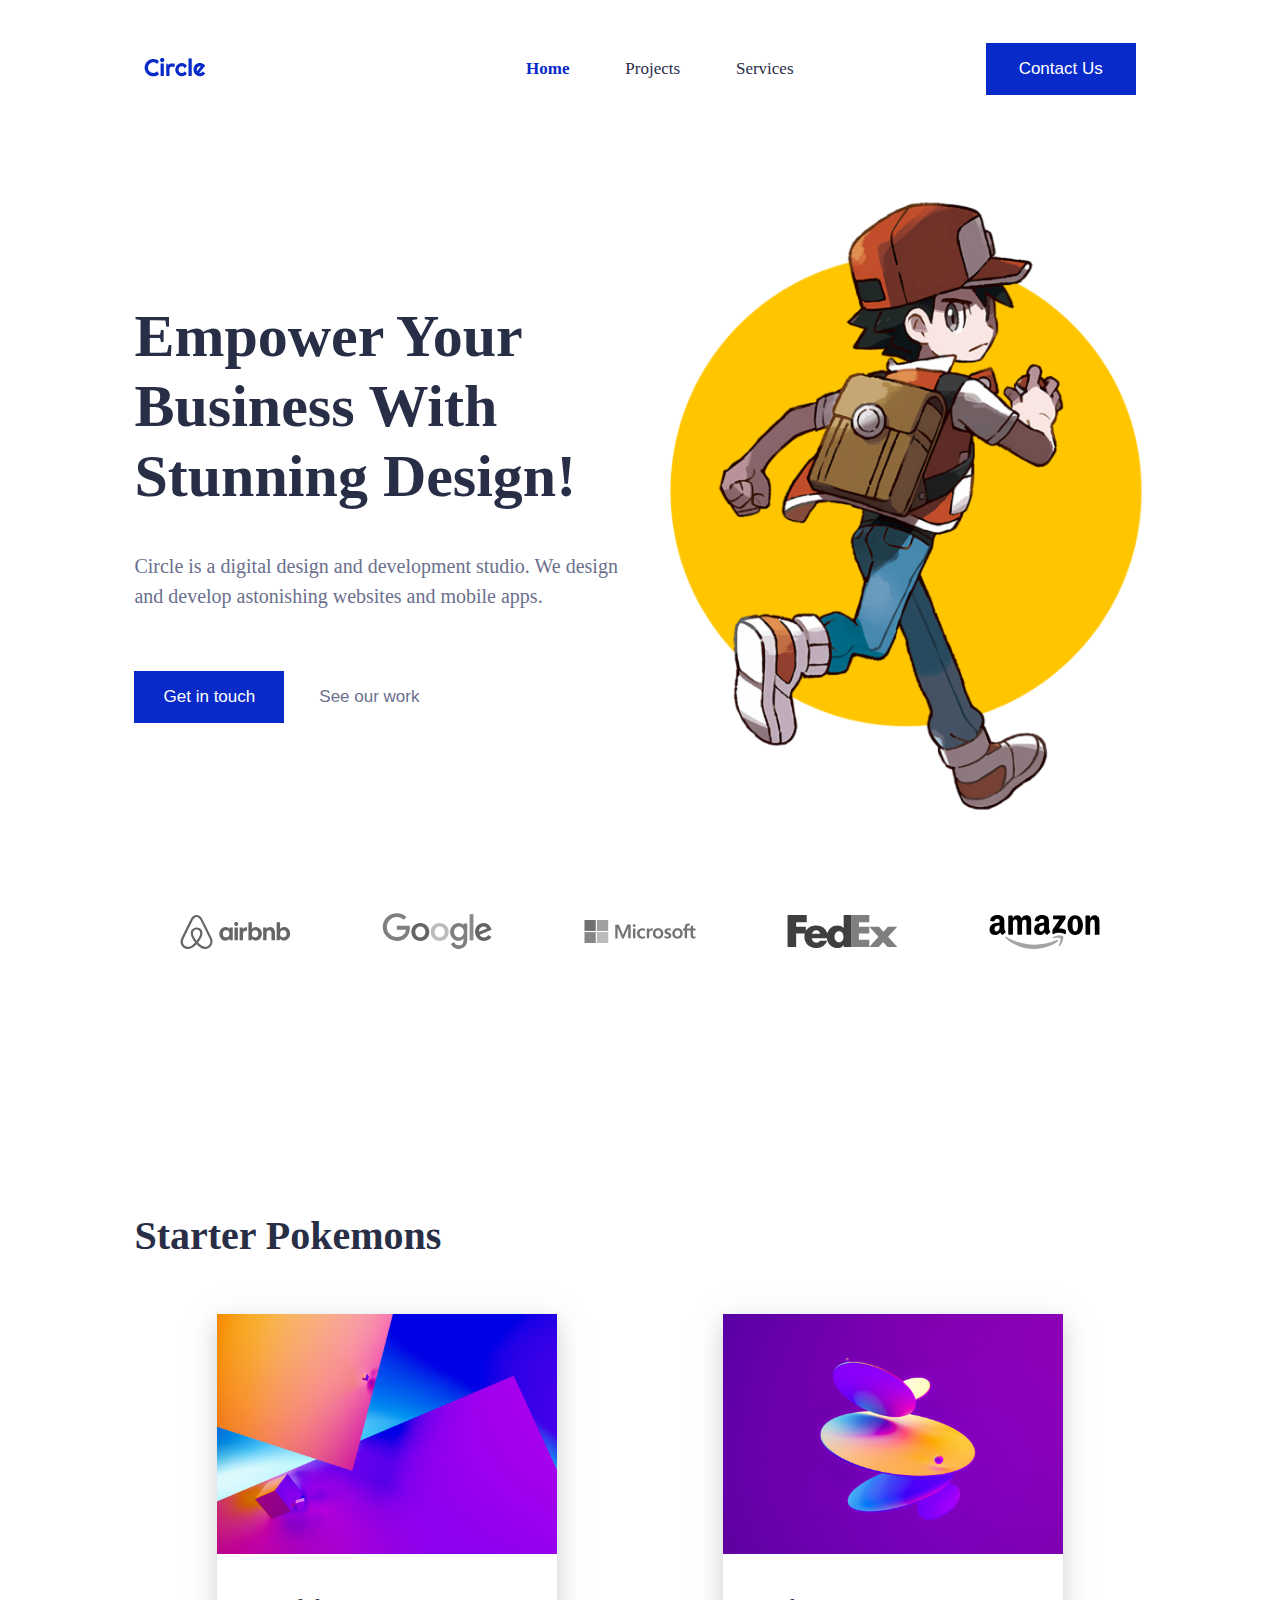
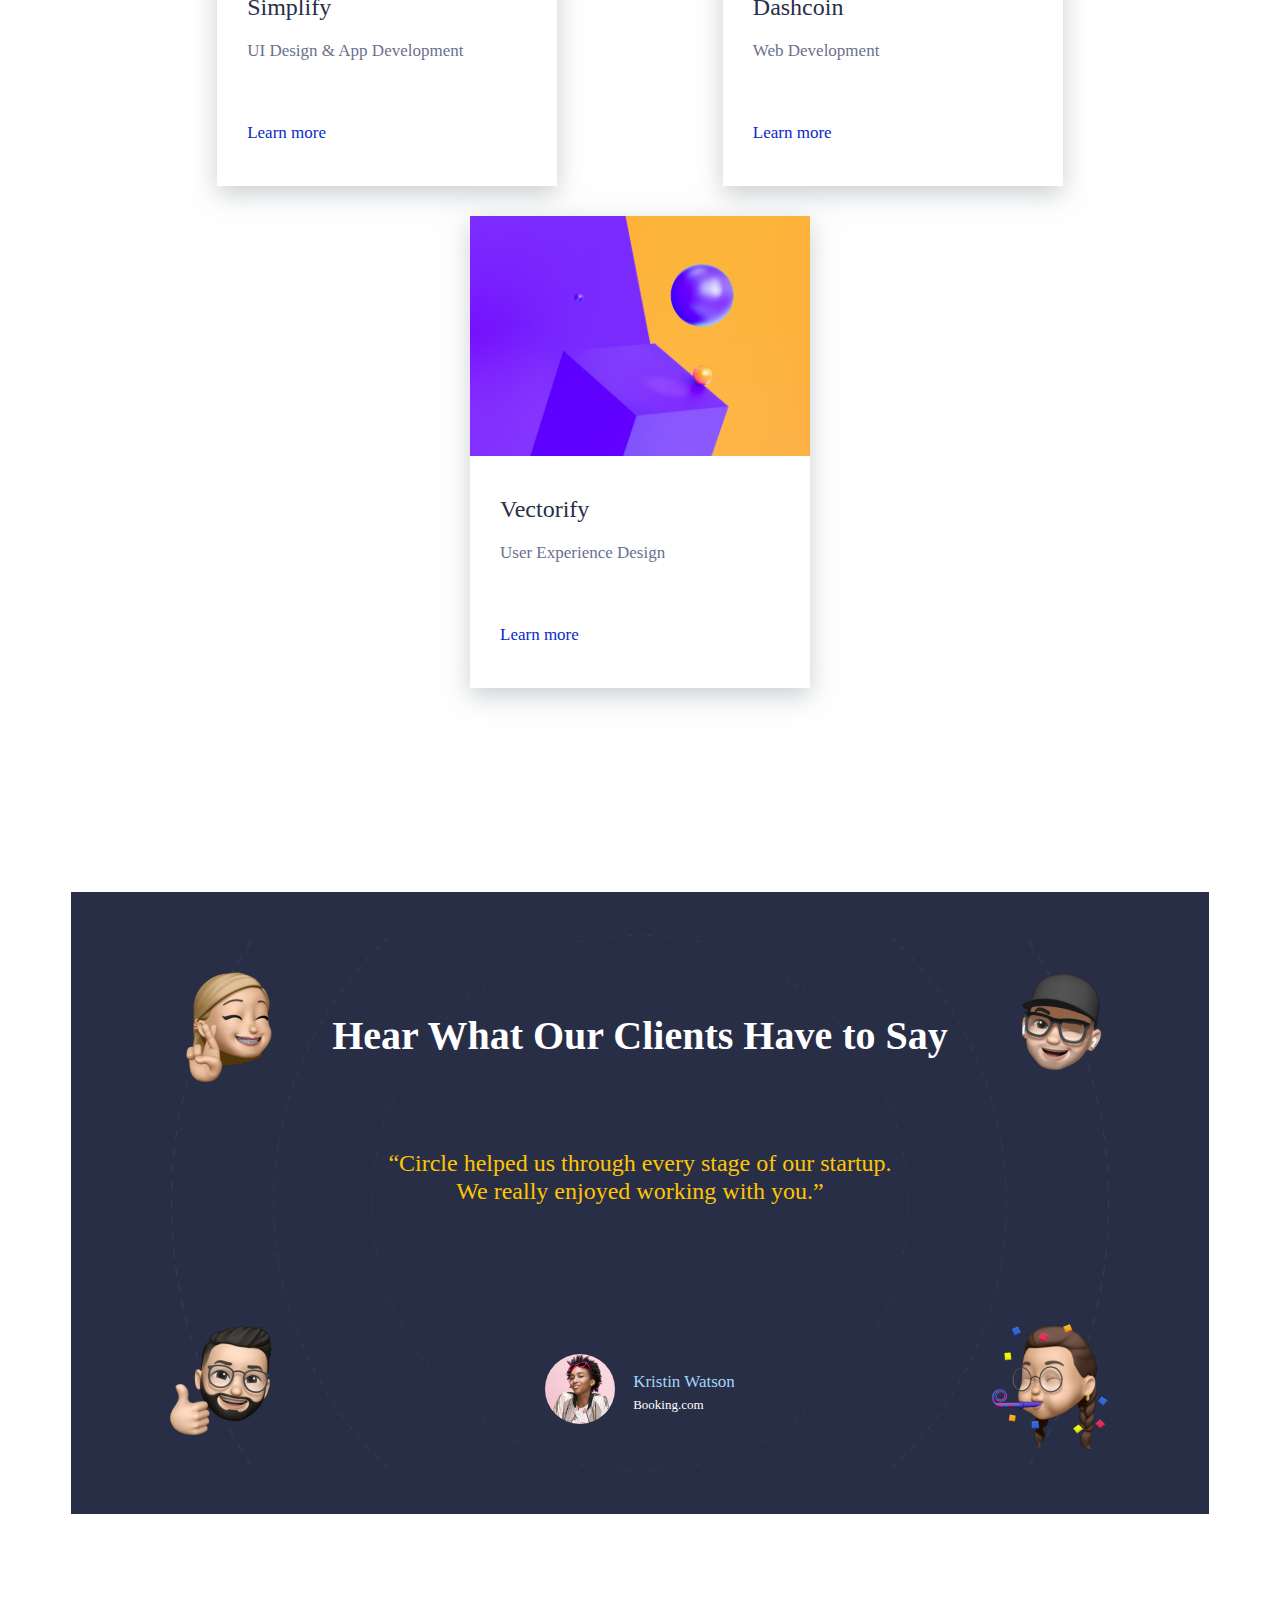
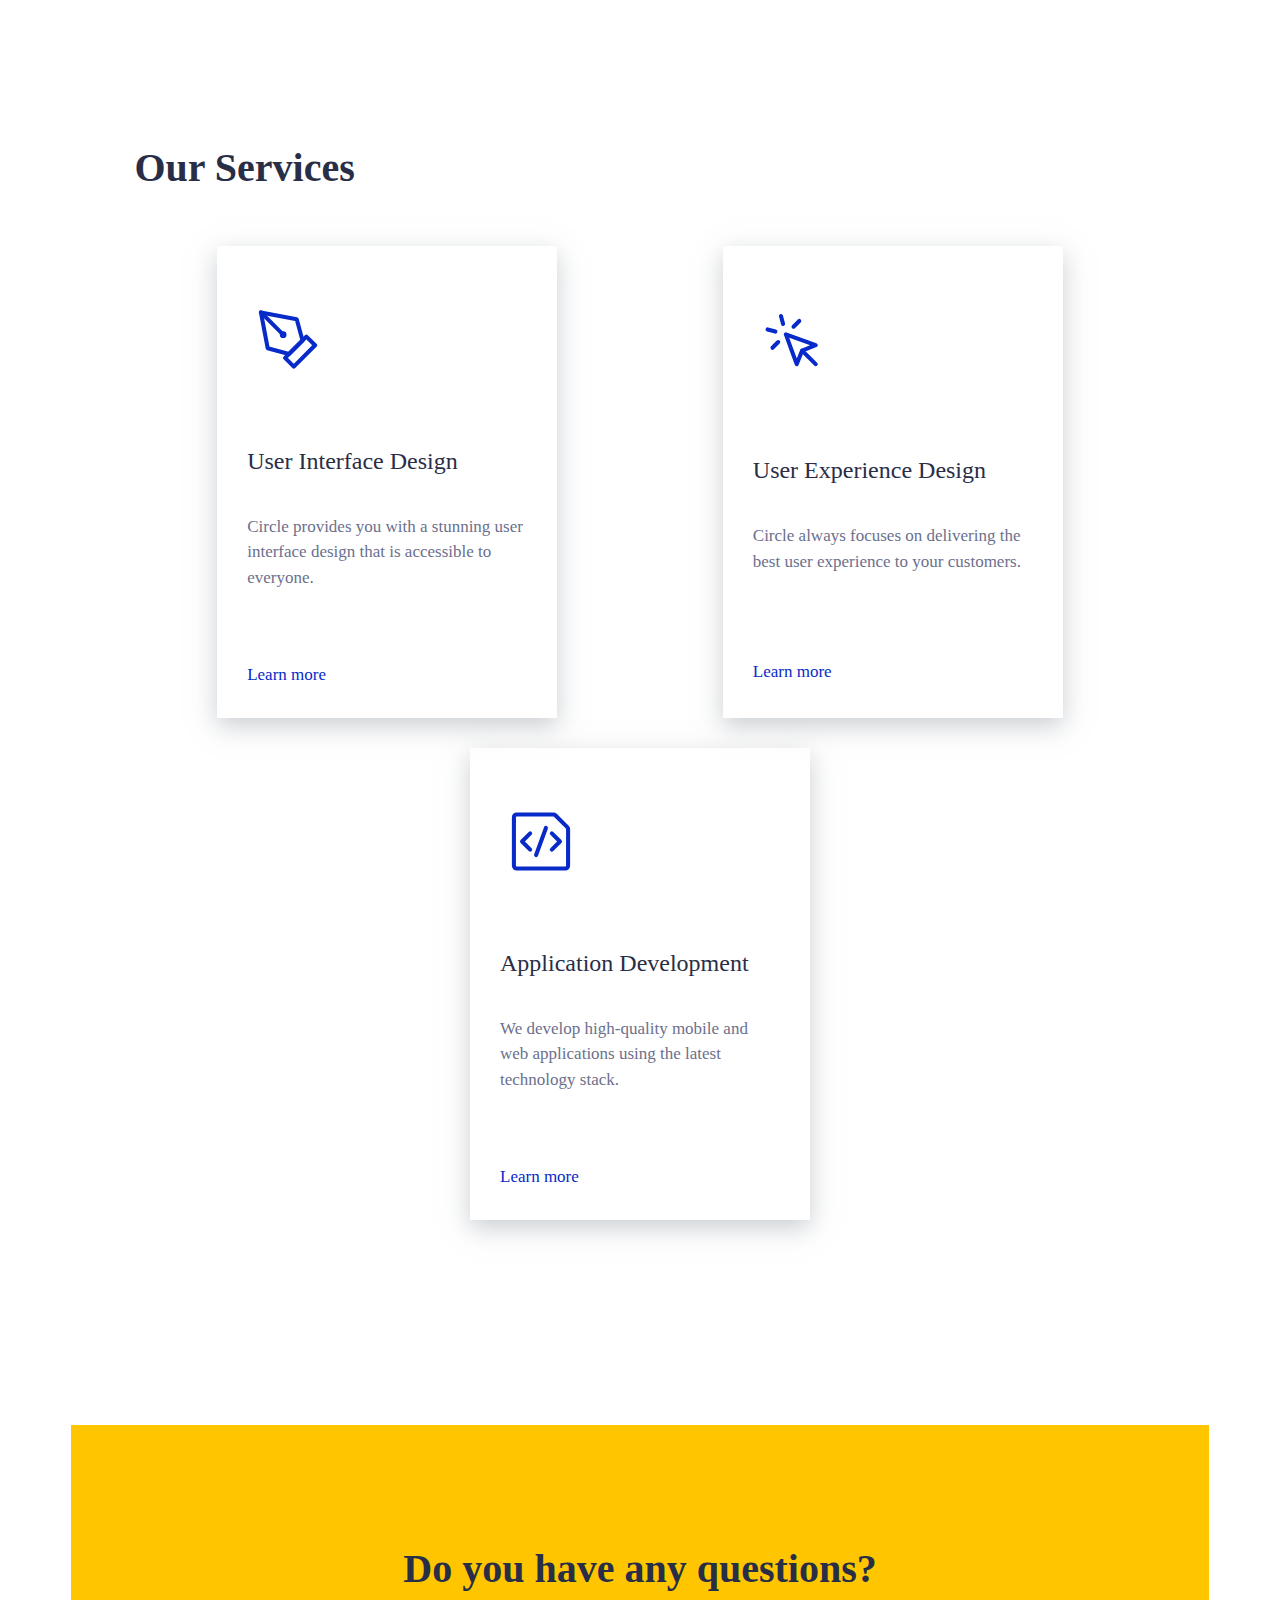
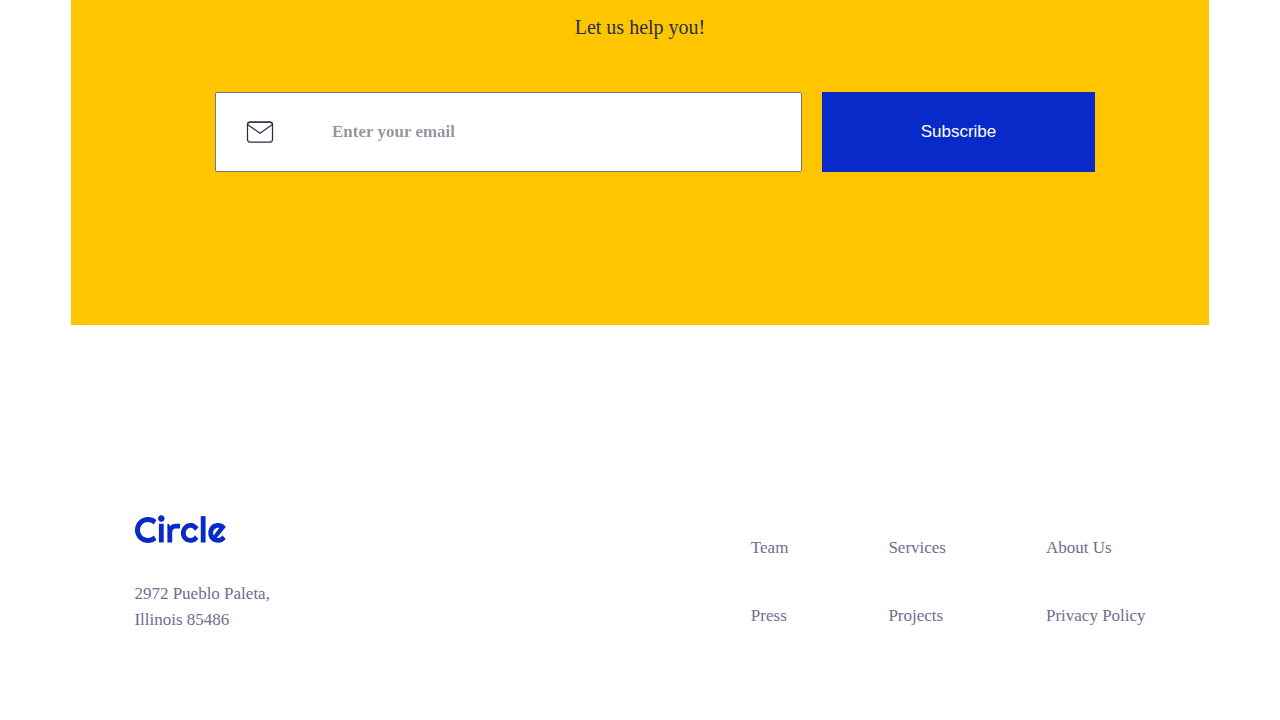
<file: index.html>
<!DOCTYPE html>
<html lang="en">
<head>
    <meta charset="UTF-8">
    <meta http-equiv="X-UA-Compatible" content="IE=edge">
    <meta name="viewport" content="width=device-width, initial-scale=1.0">
    <link rel="icon" href="./assets/hero-section/pokeball.png">
    <script src="https://ajax.googleapis.com/ajax/libs/jquery/3.6.0/jquery.min.js"></script>    
    <link rel="stylesheet" href="./styles/main.css">
    <link rel="stylesheet" href="https://fonts.googleapis.com/css2?family=Material+Symbols+Outlined:opsz,wght,FILL,GRAD@48,400,0,0" />
    <title>Pokemon</title>
</head>
<body>

<!-- NAVIGATION BAR SECTION -->
    <nav class="navbar flex">
        <div class="navbar__logo">
            <img src="./assets/logos/circle.svg" alt="Circle">
        </div>
       
        <div class="navbar__menu">
            <ul class="flex menu-list">
                <li class="menu-item headline_medium active" ><a class="link" href="./index.html">Home</a> </li>
                <li class="menu-item headline_medium" ><a class="link" href="./projects.html">Projects</a> </li>
                <li class="menu-item headline_medium" ><a class="link" href="./index.html">Services</a> </li>
            </ul>
          </div>
        
       <!--  HAMBURGUER NAV -->
        <div class="navbar__hamburguer list-container">
            <button class="more-button" aria-label="Menu Button">
              <div class="menu-icon-wrapper">
                <div class="menu-icon-line half first"></div>
                <div class="menu-icon-line"></div>
                <div class="menu-icon-line half last"></div>
              </div>
            </button>
            <ul class="more-button-list">
              <li class="more-button-list-item">
                <svg xmlns="http://www.w3.org/2000/svg" width="10" height="10" viewBox="0 0 24 24" fill="none" stroke="currentColor" stroke-width="2" stroke-linecap="round" stroke-linejoin="round" class="feather feather-copy">
                    <path d="M11 39h7.5V26.5h11V39H37V19.5L24 9.75 11 19.5Zm-3 3V18L24 6l16 12v24H26.5V29.5h-5V42Zm16-17.65Z"/>
                </svg>
                <span> <a href="#">Home</a> </span>
              </li>
              <li class="more-button-list-item">
                <svg xmlns="http://www.w3.org/2000/svg" width="20" height="20" viewBox="0 0 24 24" fill="none" stroke="currentColor" stroke-width="2" stroke-linecap="round" stroke-linejoin="round" class="feather feather-copy">
                  <rect x="9" y="9" width="13" height="13" rx="2" ry="2"/>
                  <path d="M5 15H4a2 2 0 01-2-2V4a2 2 0 012-2h9a2 2 0 012 2v1"/>
                </svg>
                <span> <a href="#">Projects</a> </span>
              </li>
              <li class="more-button-list-item">
                <svg xmlns="http://www.w3.org/2000/svg" width="20" height="20" viewBox="0 0 24 24" fill="none" stroke="currentColor" stroke-width="2" stroke-linecap="round" stroke-linejoin="round" class="feather feather-share">
                  <path d="M4 12v8a2 2 0 002 2h12a2 2 0 002-2v-8M16 6l-4-4-4 4M12 2v13"/>
                </svg>
                <span> <a href="#">Services</a> </span>
              </li>
              <li class="more-button-list-item">
                <svg xmlns="http://www.w3.org/2000/svg" width="20" height="20" viewBox="0 0 24 24" fill="none" stroke="currentColor" stroke-width="2" stroke-linecap="round" stroke-linejoin="round" class="feather feather-share">
                  <path d="M4 12v8a2 2 0 002 2h12a2 2 0 002-2v-8M16 6l-4-4-4 4M12 2v13"/>
                </svg>
                <span> <a href="#">Contact Us</a> </span>
              </li>
            </d>
          </div>
        
        <div class="navbar__button">
            <button> <a class="headline_medium" href="./contactus.html">Contact Us</a></button>
        </div>
    </nav>

<!-- HEADER SECTION -->
    <header class="header flex">
      <div class="header__left flex">
        <article>
          <h1> Empower Your Business With Stunning Design! </h1>
          <span class="left--text body_intro_regular"> <p>Circle is a digital design and development studio. We design and develop astonishing websites and mobile apps.</p></span>
        </article>
        <div class="left__buttons flex">

          <div class="buttons--touch">
            <button> <a class="headline_medium" href="#">Get in touch</a></button>
          </div>

          <div class="buttons--work">
            <button> <a class="headline_medium" href="#">See our work</a></button>
          </div>

        </div>
      </div>
      
      <div class="header__right">
        <img src="./assets/hero-section/card-1.png" alt="Credit card">
        <img src="./assets/hero-section/card-2.png" alt="Accepted thumbs up">
      </div>
    </header>
 <!--  COMPANIES LOGO SECTION -->
    <div class="companies">
        <img src="./assets/logos/airbnb-logo.svg" alt="Airbnb">
        <img src="./assets/logos/google-logo.svg" alt="Google">
        <img src="./assets/logos/microsoft-logo.svg" alt="Microsoft">
        <img src="./assets/logos/fedex-logo.svg" alt="FedEx">
        <img src="./assets/logos/amazon-logo.svg" alt="Amazon">
    </div>
<!--   RECENT PROJECTS SECTION-->    
    <section class="projects flex">
      <h3> Starter Pokemons</h3>
      <div class="projects__cards flex">
        <div id="0" class="cards__card">
          <img class="cardImg" src="./assets/projects-section/1.jpg" alt="Simplify">
          <article class="card__text">
            <p id="title0" class="body_intro_medium">Simplify</p>
            <p id="descr0" class="descrCard headline_regular">UI Design & App Development </p>
          </article>
          <a id="more0" class="headline_regular" href="projects.html?pokemon=0">Learn more</a>
        </div>
        <div id="1" class="cards__card">
          <img class="cardImg" src="./assets/projects-section/2.jpg" alt="Dashcoin">
          <article class="card__text">
            <p id="title1" class="body_intro_medium">Dashcoin</p>
            <p id="descr1" class="headline_regular">Web Development </p>
          </article>
          <a id="more1" class="headline_regular" href="projects.html?pokemon=1">Learn more</a>
        </div>
        <div id="2" class="cards__card">
          <img class="cardImg" src="./assets/projects-section/3.jpg" alt="Vectorify">
          <article class="card__text">
            <p id="title2" class="body_intro_medium">Vectorify</p>
            <p id="descr2" class="headline_regular">User Experience Design</p>
          </article>
          <a id="more2" class="headline_regular" href="projects.html?pokemon=2">Learn more</a>
        </div>
      </div>
    </section>
<!--   CLIENTS SECTION-->
    <section class="clients flex">
      <div class="clients__container flex">
        <div class="clients__left flex">
          <img class="memoji" src="./assets/testimonial-section/memoji-1.png" alt="Memoji girl">
          <img class="memoji" src="./assets/testimonial-section/memoji-3.png" alt="Memoji boy">
        </div>
        <div class="clients__mid flex">
          <h3>Hear What Our Clients Have to Say</h3>
          <p class="body_intro_medium"> “Circle helped us through every stage of our startup. <br> We really enjoyed working with you.” </p>
          <div class="profile flex">
            <div class="profile__cropper"></div>
            <div class="profile__text">
              <p class="headline_regular"> Kristin Watson</p>
              <p class="caption_small"> Booking.com</p>
            </div>  
          </div>
        </div>
        <div class="clients__right flex">
          <img class="memoji" src="./assets/testimonial-section/memoji-2.png" alt="Memoji girl">
          <img class="memoji" src="./assets/testimonial-section/memoji-4.png" alt="Memoji boy">
        </div>
      </div>
    </section>  
<!-- SERVICES SECTION -->    
  <section class="services flex">
    <h3> Our Services</h3>
    <div class="services__cards flex">
      <div class="services__card flex">
        <img src="./assets/services-section/icons/1.svg" alt="Feather icon">
        <article class="card__text">
          <p class="body_intro_medium">User Interface Design</p>
          <p class="headline_regular">Circle provides you with a stunning user interface design that is accessible to everyone.</p>
        </article>
        <a id="more0" class="headline_regular" href="#">Learn more</a>
      </div>
      <div class="services__card flex">
        <img src="./assets/services-section/icons/2.svg" alt="Click icon">
        <article class="card__text">
          <p class="body_intro_medium">User Experience Design</p>
          <p class="headline_regular">Circle always focuses on delivering the best user experience to your customers.</p>
        </article>
        <a id="more1" class="headline_regular" href="#">Learn more</a>
      </div>
      <div class="services__card flex">
        <img src="./assets/services-section/icons/3.svg" alt="Development icon">
        <article class="card__text">
          <p class="body_intro_medium">Application Development</p>
          <p class="headline_regular">We develop high-quality mobile and web applications using the latest technology stack.</p>
        </article>
        <a id="more2" class="headline_regular" href="#">Learn more</a>
      </div>
    </div>
  </section>
  
<!-- QUESTIONS SECTION -->
  <section class="questions flex">
    <h3> Do you have any questions?</h3>
    <p class="body_intro_regular">Let us help you!</p>
      <form class="inline flex">
        <div class="input-icons">
            <svg class="icon"width="60" height="60" viewBox="0 -5 30 40"  fill="none" xmlns="http://www.w3.org/2000/svg">
              <path d="M25 25H5C3.625 25 2.5 23.875 2.5 22.5V7.5C2.5 6.125 3.625 5 5 5H25C26.375 5 27.5 6.125 27.5 7.5V22.5C27.5 23.875 26.375 25 25 25Z" stroke="#292E47" stroke-width="1.25" stroke-miterlimit="10" stroke-linecap="round" stroke-linejoin="round"/>
              <path d="M25 5H5C3.625 5 2.5 6.125 2.5 7.5L15 16.25L27.5 7.5C27.5 6.125 26.375 5 25 5Z" stroke="#292E47" stroke-width="1.25" stroke-miterlimit="10" stroke-linecap="round"/>
            </svg>
            <input type="email" id="email"
       pattern=".+@globex\.com" size="30" placeholder="Enter your email" required>
        </div>
        <button type="submit"><a href="#">Subscribe </a> </button>
      </form>
  </section>   
<!-- FOOTER -->
   <footer class="column flex">
     <div class="column__left flex">
      <img src="./assets/logos/circle.svg" alt="Circle">
      <p class="address headline_regular">2972 Pueblo Paleta, <br>Illinois 85486 </p>
     </div>
     <div class="column__right flex">
        <div class="right__left flex">
          <a href="#" class="headline_regular">Team</a>
          <a href="#" class="headline_regular">Press</a>
        </div>
        <div class="right__mid flex">
          <a href="#" class="headline_regular">Services</a>
          <a href="#" class="headline_regular">Projects</a>
        </div>
        <div class="right__right flex">
          <a href="#" class="headline_regular">About Us</a>
          <a href="#" class="headline_regular"> Privacy Policy</a>
        </div>
     </div> 
   </footer>
   
<script src="./js/nav.js"></script>    
<script src="./js/cards.js"></script>
<!-- <script src="./js/projects.js"></script> -->
</body>

</html>
</file>
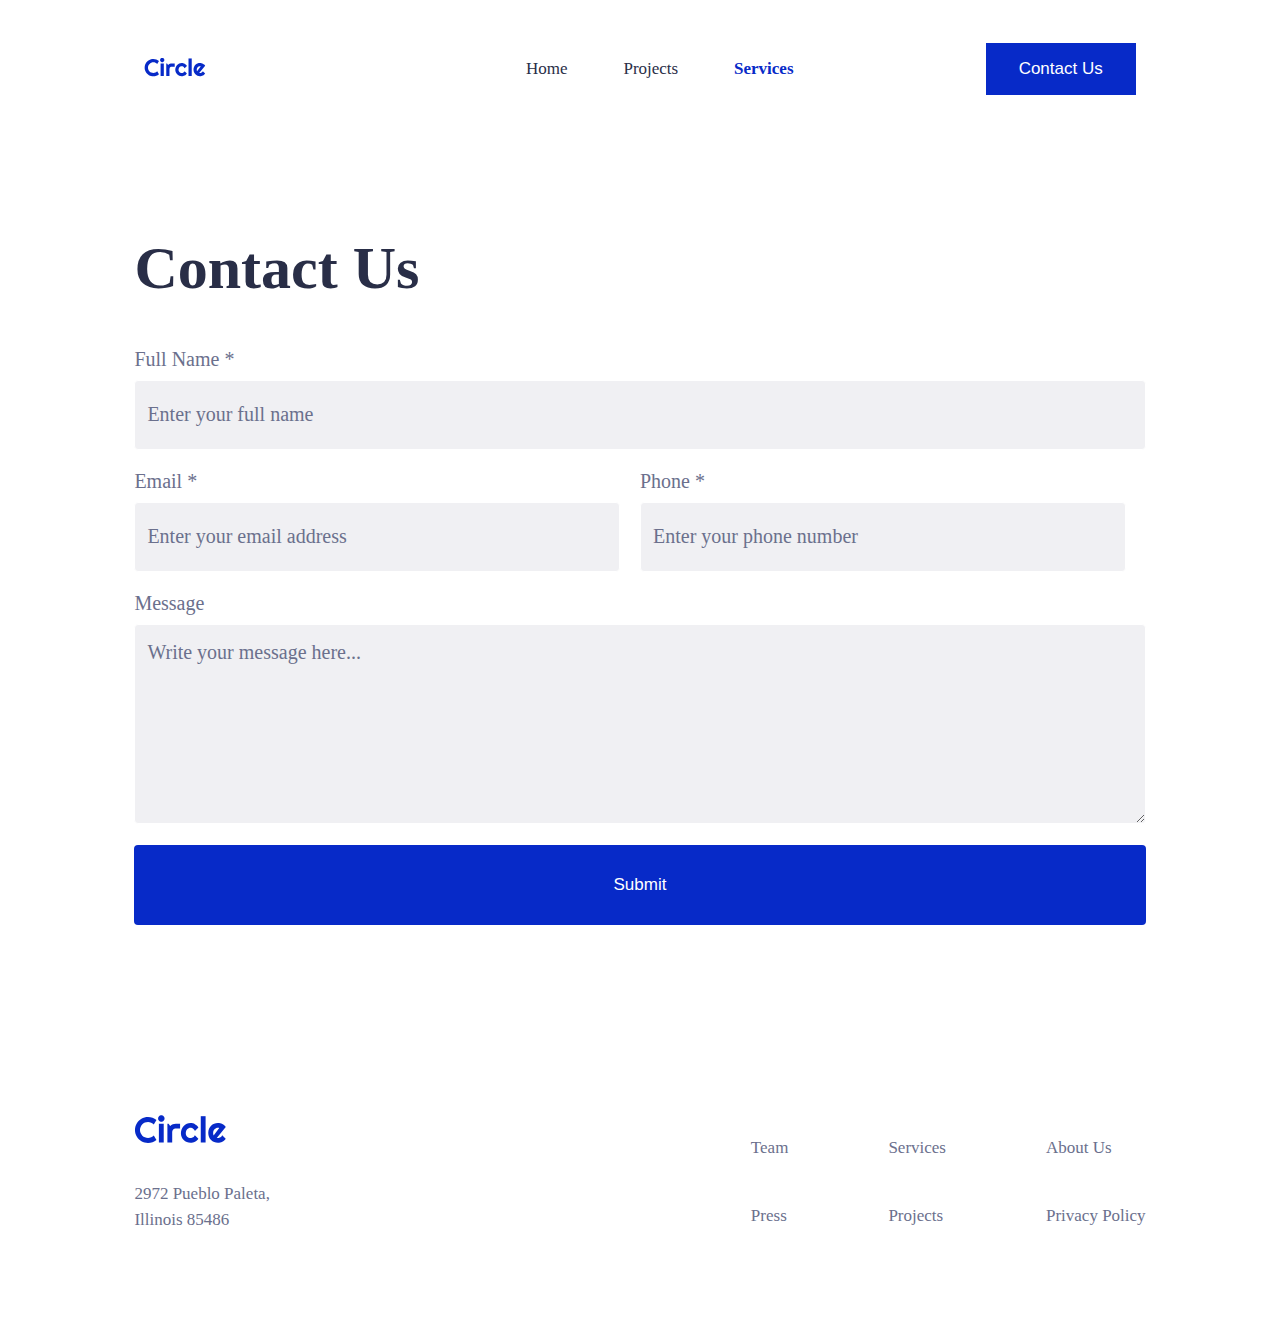
<file: contactus.html>
<!DOCTYPE html>
<html lang="en">
<head>
    <meta charset="UTF-8">
    <meta http-equiv="X-UA-Compatible" content="IE=edge">
    <meta name="viewport" content="width=device-width, initial-scale=1.0">
    <script src="https://ajax.googleapis.com/ajax/libs/jquery/3.6.0/jquery.min.js"></script>
    <link rel="icon" href="./assets/hero-section/pokeball.png">    
    <link rel="stylesheet" href="./styles/main_contactus.css">
    <link rel="stylesheet" href="https://fonts.googleapis.com/css2?family=Material+Symbols+Outlined:opsz,wght,FILL,GRAD@48,400,0,0" />
    <title>Pokemon Trainer</title>
</head>
<body>

<!-- NAVIGATION BAR SECTION -->
    <nav class="navbar flex">
        <div class="navbar__logo">
            <img src="./assets/logos/circle.svg" alt="Circle">
        </div>
    
        <div class="navbar__menu">
            <ul class="flex menu-list">
                <li class="menu-item headline_medium" ><a class="link" href="./index.html">Home</a> </li>
                <li class="menu-item headline_medium" ><a class="link" href="./projects.html">Projects</a> </li>
                <li class="menu-item headline_medium active" ><a class="link" href="./contactus.html">Services</a> </li>
            </ul>
        </div>
        
    <!--  HAMBURGUER NAV -->
        <div class="navbar__hamburguer list-container">
            <button class="more-button" aria-label="Menu Button">
            <div class="menu-icon-wrapper">
                <div class="menu-icon-line half first"></div>
                <div class="menu-icon-line"></div>
                <div class="menu-icon-line half last"></div>
            </div>
            </button>
            <ul class="more-button-list">
            <li class="more-button-list-item">
                <svg xmlns="http://www.w3.org/2000/svg" width="10" height="10" viewBox="0 0 24 24" fill="none" stroke="currentColor" stroke-width="2" stroke-linecap="round" stroke-linejoin="round" class="feather feather-copy">
                    <path d="M11 39h7.5V26.5h11V39H37V19.5L24 9.75 11 19.5Zm-3 3V18L24 6l16 12v24H26.5V29.5h-5V42Zm16-17.65Z"/>
                </svg>
                <span> <a href="#">Home</a> </span>
            </li>
            <li class="more-button-list-item">
                <svg xmlns="http://www.w3.org/2000/svg" width="20" height="20" viewBox="0 0 24 24" fill="none" stroke="currentColor" stroke-width="2" stroke-linecap="round" stroke-linejoin="round" class="feather feather-copy">
                <rect x="9" y="9" width="13" height="13" rx="2" ry="2"/>
                <path d="M5 15H4a2 2 0 01-2-2V4a2 2 0 012-2h9a2 2 0 012 2v1"/>
                </svg>
                <span> <a href="#">Projects</a> </span>
            </li>
            <li class="more-button-list-item">
                <svg xmlns="http://www.w3.org/2000/svg" width="20" height="20" viewBox="0 0 24 24" fill="none" stroke="currentColor" stroke-width="2" stroke-linecap="round" stroke-linejoin="round" class="feather feather-share">
                <path d="M4 12v8a2 2 0 002 2h12a2 2 0 002-2v-8M16 6l-4-4-4 4M12 2v13"/>
                </svg>
                <span> <a href="#">Services</a> </span>
            </li>
            <li class="more-button-list-item">
                <svg xmlns="http://www.w3.org/2000/svg" width="20" height="20" viewBox="0 0 24 24" fill="none" stroke="currentColor" stroke-width="2" stroke-linecap="round" stroke-linejoin="round" class="feather feather-share">
                <path d="M4 12v8a2 2 0 002 2h12a2 2 0 002-2v-8M16 6l-4-4-4 4M12 2v13"/>
                </svg>
                <span> <a href="#">Contact Us</a> </span>
            </li>
            </d>
        </div>
        
        <div class="navbar__button">
            <button> <a class="headline_medium" href="#">Contact Us</a></button>
        </div>
    </nav>

    <!-- CONTACT FORM -->
    <section class="formContainer flex">
        <h1> Contact Us</h1>
        <form action="">
            <label for="fname">Full Name *</label>
            <input type="text" id="fname" name="fullname" placeholder="Enter your full name" required>
            <div class="flexContainer flex">
                <div class="flexContainer__field flex">
                    <label for="email">Email *</label>
                    <input type="text" id="email" name="emailaddress" placeholder="Enter your email address" required>
                </div>
                
                <div class="flexContainer__field flex">
                    <label for="phone">Phone *</label>
                    <input type="text" id="phone" name="phonenumber" placeholder="Enter your phone number" required>
                </div>
            </div>
            <div id="errorEmail" class="alert"  aria-hidden="true">
                <span id="closeEmail" class="closebtn" onclick="closeAlert('closeEmail')">&times;</span> 
                <strong>Error!</strong> This is not a valid email.
            </div>
            <div id="errorPhone" class="alert"  aria-hidden="true">
                <span id="closePhone" class="closebtn" onclick="closeAlert('closePhone')">&times;</span> 
                <strong>Error!</strong> This is not a valid phone number.
            </div>
        
            <label for="subject">Message</label>
            <textarea id="subject" name="subject" placeholder="Write your message here..." style="height:200px"></textarea>
            <div id="alert" class="alert"  aria-hidden="true">
                <span id="closeError" class="closebtn" onclick="closeAlert('closeError')">&times;</span> 
                <strong>Error!</strong> There are missing required fields.
            </div>
            <input id="submit" type="submit" value="Submit">
            <div id="success" class="alert success"  aria-hidden="true">
                <span id="closeSubmited" class="closebtn" onclick="closeAlert('closeSubmited')">&times;</span> 
                <strong>Submited!</strong> Your information has been submited, thanks.
            </div>
          </form>
    </section>
    <!-- FOOTER -->
    <footer class="column flex">
        <div class="column__left flex">
        <img src="./assets/logos/circle.svg" alt="Circle">
        <p class="address headline_regular">2972 Pueblo Paleta, <br>Illinois 85486 </p>
        </div>
        <div class="column__right flex">
        <div class="right__left flex">
            <a href="#" class="headline_regular">Team</a>
            <a href="#" class="headline_regular">Press</a>
        </div>
        <div class="right__mid flex">
            <a href="#" class="headline_regular">Services</a>
            <a href="#" class="headline_regular">Projects</a>
        </div>
        <div class="right__right flex">
            <a href="#" class="headline_regular">About Us</a>
            <a href="#" class="headline_regular"> Privacy Policy</a>
        </div>
        </div> 
    </footer>

    <script src="./js/nav.js"></script>
    <script src="./js/contactus.js"></script>    

</body>
</html>
</file>
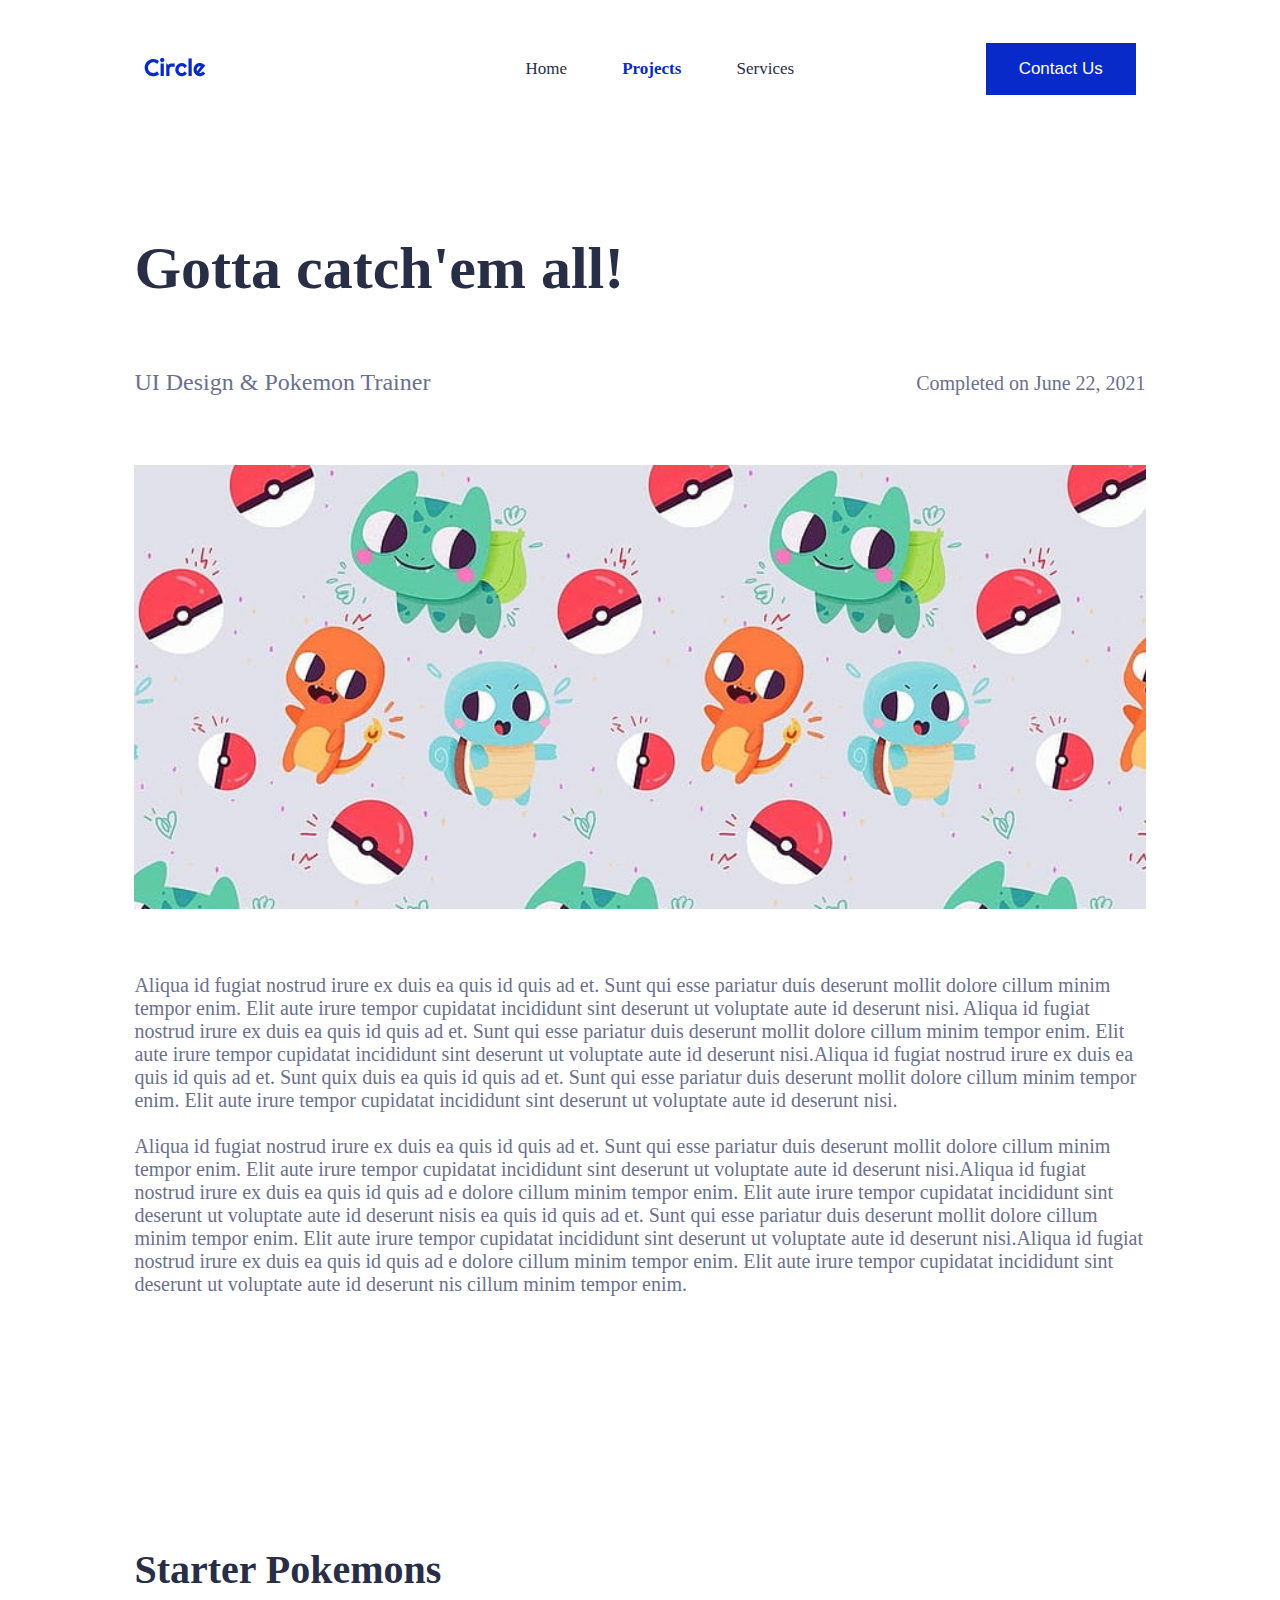
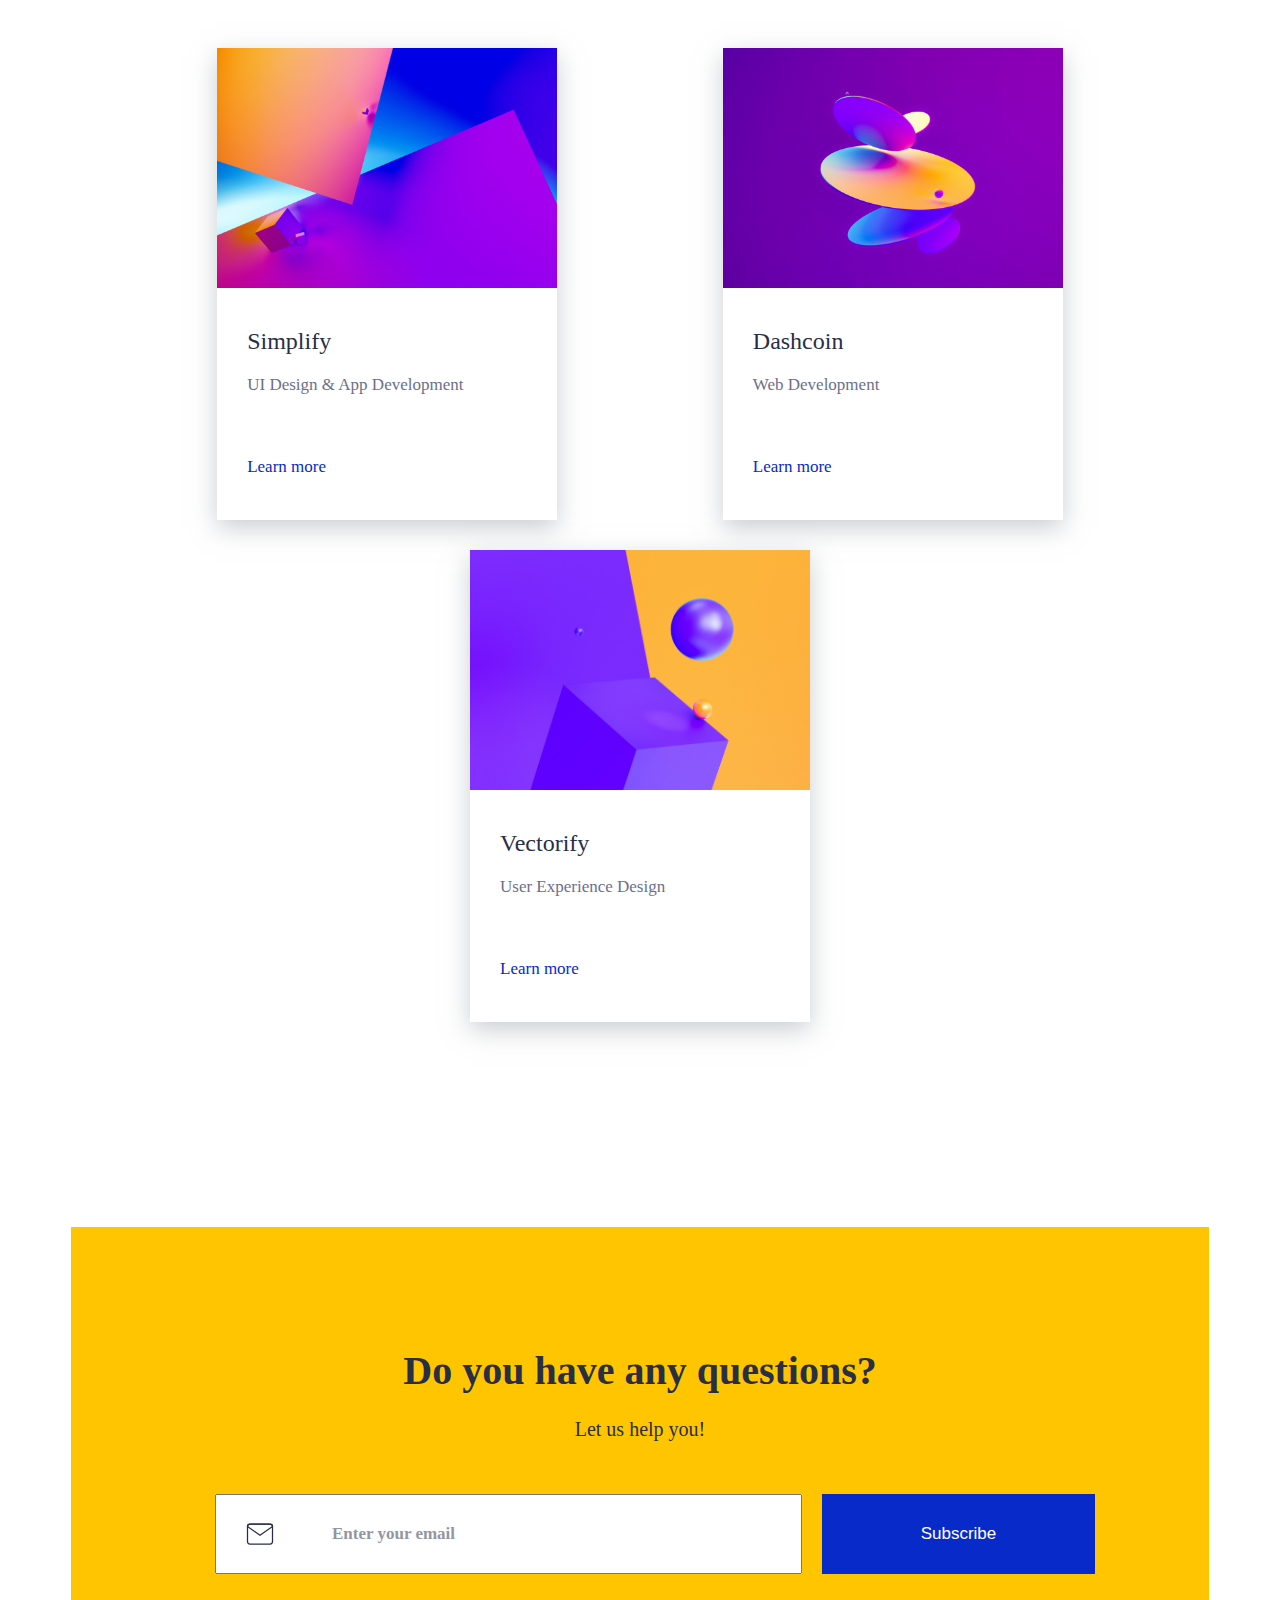
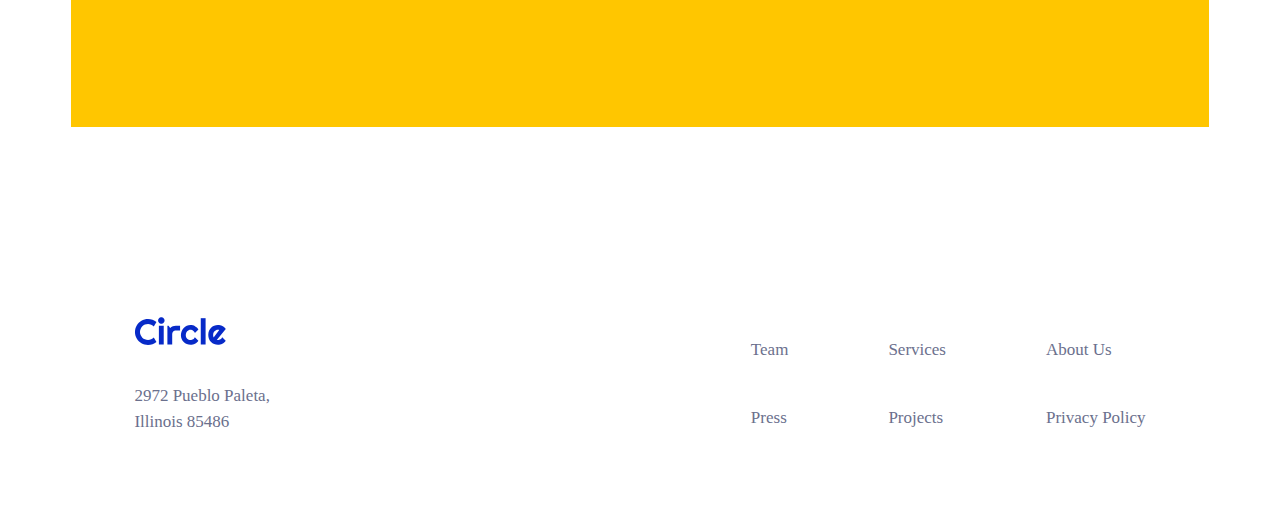
<file: projects.html>
<!DOCTYPE html>
<html lang="en">
<head>
    <meta charset="UTF-8">
    <meta http-equiv="X-UA-Compatible" content="IE=edge">
    <meta name="viewport" content="width=device-width, initial-scale=1.0">
    <script src="https://ajax.googleapis.com/ajax/libs/jquery/3.6.0/jquery.min.js"></script>    
    <link rel="icon" href="./assets/hero-section/pokeball.png">
    <link rel="stylesheet" href="./styles/main_projects.css">
    <link rel="stylesheet" href="https://fonts.googleapis.com/css2?family=Material+Symbols+Outlined:opsz,wght,FILL,GRAD@48,400,0,0" />
    <title>Pokemon: choose</title>
</head>
<body>

<!-- NAVIGATION BAR SECTION -->
    <nav class="navbar flex">
        <div class="navbar__logo">
            <img src="./assets/logos/circle.svg" alt="Circle">
        </div>
    
        <div class="navbar__menu">
            <ul class="flex menu-list">
                <li class="menu-item headline_medium" ><a class="link" href="./index.html">Home</a> </li>
                <li class="menu-item headline_medium active" ><a class="link" href="./projects.html">Projects</a> </li>
                <li class="menu-item headline_medium" ><a class="link" href="./index.html">Services</a> </li>
            </ul>
        </div>
        
    <!--  HAMBURGUER NAV -->
        <div class="navbar__hamburguer list-container">
            <button class="more-button" aria-label="Menu Button">
            <div class="menu-icon-wrapper">
                <div class="menu-icon-line half first"></div>
                <div class="menu-icon-line"></div>
                <div class="menu-icon-line half last"></div>
            </div>
            </button>
            <ul class="more-button-list">
            <li class="more-button-list-item">
                <svg xmlns="http://www.w3.org/2000/svg" width="10" height="10" viewBox="0 0 24 24" fill="none" stroke="currentColor" stroke-width="2" stroke-linecap="round" stroke-linejoin="round" class="feather feather-copy">
                    <path d="M11 39h7.5V26.5h11V39H37V19.5L24 9.75 11 19.5Zm-3 3V18L24 6l16 12v24H26.5V29.5h-5V42Zm16-17.65Z"/>
                </svg>
                <span> <a href="#">Home</a> </span>
            </li>
            <li class="more-button-list-item">
                <svg xmlns="http://www.w3.org/2000/svg" width="20" height="20" viewBox="0 0 24 24" fill="none" stroke="currentColor" stroke-width="2" stroke-linecap="round" stroke-linejoin="round" class="feather feather-copy">
                <rect x="9" y="9" width="13" height="13" rx="2" ry="2"/>
                <path d="M5 15H4a2 2 0 01-2-2V4a2 2 0 012-2h9a2 2 0 012 2v1"/>
                </svg>
                <span> <a href="#">Projects</a> </span>
            </li>
            <li class="more-button-list-item">
                <svg xmlns="http://www.w3.org/2000/svg" width="20" height="20" viewBox="0 0 24 24" fill="none" stroke="currentColor" stroke-width="2" stroke-linecap="round" stroke-linejoin="round" class="feather feather-share">
                <path d="M4 12v8a2 2 0 002 2h12a2 2 0 002-2v-8M16 6l-4-4-4 4M12 2v13"/>
                </svg>
                <span> <a href="#">Services</a> </span>
            </li>
            <li class="more-button-list-item">
                <svg xmlns="http://www.w3.org/2000/svg" width="20" height="20" viewBox="0 0 24 24" fill="none" stroke="currentColor" stroke-width="2" stroke-linecap="round" stroke-linejoin="round" class="feather feather-share">
                <path d="M4 12v8a2 2 0 002 2h12a2 2 0 002-2v-8M16 6l-4-4-4 4M12 2v13"/>
                </svg>
                <span> <a href="#">Contact Us</a> </span>
            </li>
            </d>
        </div>
        
        <div class="navbar__button">
            <button> <a class="headline_medium" href="./contactus.html">Contact Us</a></button>
        </div>
    </nav>
<!-- PROJECT INFO SECTION -->
    <article class="projectInfo flex">
        <h1 id="title"> Gotta catch'em all! </h1>
        <div class="projectInfo__data flex">
            <p id="descr" class="body_intro_medium">UI Design & Pokemon Trainer</p>
            <p id= "currentDate" class="body_intro_regular">Completed on June 22, 2021</p>
        </div>
        <div id="image" class="projectInfo__img"></div>
        <p id="longdescr">
            Aliqua id fugiat nostrud irure ex duis ea quis id quis ad et. Sunt qui esse pariatur duis deserunt mollit dolore cillum minim tempor enim. Elit aute irure tempor cupidatat incididunt sint deserunt ut voluptate aute id deserunt nisi. Aliqua id fugiat nostrud irure ex duis ea quis id quis ad et. Sunt qui esse pariatur duis deserunt mollit dolore cillum minim tempor enim. Elit aute irure tempor cupidatat incididunt sint deserunt ut voluptate aute id deserunt nisi.Aliqua id fugiat nostrud irure ex duis ea quis id quis ad et. Sunt quix duis ea quis id quis ad et. Sunt qui esse pariatur duis deserunt mollit dolore cillum minim tempor enim. Elit aute irure tempor cupidatat incididunt sint deserunt ut voluptate aute id deserunt nisi.<br> <br>
            
            Aliqua id fugiat nostrud irure ex duis ea quis id quis ad et. Sunt qui esse pariatur duis deserunt mollit dolore cillum minim tempor enim. Elit aute irure tempor cupidatat incididunt sint deserunt ut voluptate aute id deserunt nisi.Aliqua id fugiat nostrud irure ex duis ea quis id quis ad e dolore cillum minim tempor enim. Elit aute irure tempor cupidatat incididunt sint deserunt ut voluptate aute id deserunt nisis ea quis id quis ad et. Sunt qui esse pariatur duis deserunt mollit dolore cillum minim tempor enim. Elit aute irure tempor cupidatat incididunt sint deserunt ut voluptate aute id deserunt nisi.Aliqua id fugiat nostrud irure ex duis ea quis id quis ad e dolore cillum minim tempor enim. Elit aute irure tempor cupidatat incididunt sint deserunt ut voluptate aute id deserunt nis cillum minim tempor enim. 
        </p>
    </article>

<!--   RECENT PROJECTS SECTION-->    
<section class="projects flex">
  <h3> Starter Pokemons</h3>
  <div class="projects__cards flex">
    <div id="0" class="cards__card">
      <img class="cardImg" src="./assets/projects-section/1.jpg" alt="Simplify">
      <article class="card__text">
        <p id="title0" class="body_intro_medium">Simplify</p>
        <p id="descr0" class="descrCard headline_regular">UI Design & App Development </p>
      </article>
      <a id="more0" class="headline_regular" href="projects.html?pokemon=0">Learn more</a>
    </div>
    <div id="1" class="cards__card">
      <img class="cardImg" src="./assets/projects-section/2.jpg" alt="Dashcoin">
      <article class="card__text">
        <p id="title1" class="body_intro_medium">Dashcoin</p>
        <p id="descr1" class="headline_regular">Web Development </p>
      </article>
      <a id="more1" class="headline_regular" href="projects.html?pokemon=1">Learn more</a>
    </div>
    <div id="2" class="cards__card">
      <img class="cardImg" src="./assets/projects-section/3.jpg" alt="Vectorify">
      <article class="card__text">
        <p id="title2" class="body_intro_medium">Vectorify</p>
        <p id="descr2" class="headline_regular">User Experience Design</p>
      </article>
      <a id="more2" class="headline_regular" href="projects.html?pokemon=2">Learn more</a>
    </div>
  </div>
</section>

<!-- QUESTIONS SECTION -->
<section class="questions flex">
    <h3> Do you have any questions?</h3>
    <p class="body_intro_regular">Let us help you!</p>
      <form class="inline flex">
        <div class="input-icons">
            <svg class="icon"width="60" height="60" viewBox="0 -5 30 40"  fill="none" xmlns="http://www.w3.org/2000/svg">
              <path d="M25 25H5C3.625 25 2.5 23.875 2.5 22.5V7.5C2.5 6.125 3.625 5 5 5H25C26.375 5 27.5 6.125 27.5 7.5V22.5C27.5 23.875 26.375 25 25 25Z" stroke="#292E47" stroke-width="1.25" stroke-miterlimit="10" stroke-linecap="round" stroke-linejoin="round"/>
              <path d="M25 5H5C3.625 5 2.5 6.125 2.5 7.5L15 16.25L27.5 7.5C27.5 6.125 26.375 5 25 5Z" stroke="#292E47" stroke-width="1.25" stroke-miterlimit="10" stroke-linecap="round"/>
            </svg>
            <input type="email" id="email"
       pattern=".+@globex\.com" size="30" placeholder="Enter your email" required>
        </div>
        <button type="submit"><a href="#">Subscribe </a> </button>
      </form>
  </section>   

<!-- FOOTER -->
<footer class="column flex">
    <div class="column__left flex">
     <img src="./assets/logos/circle.svg" alt="Circle">
     <p class="address headline_regular">2972 Pueblo Paleta, <br>Illinois 85486 </p>
    </div>
    <div class="column__right flex">
       <div class="right__left flex">
         <a href="#" class="headline_regular">Team</a>
         <a href="#" class="headline_regular">Press</a>
       </div>
       <div class="right__mid flex">
         <a href="#" class="headline_regular">Services</a>
         <a href="#" class="headline_regular">Projects</a>
       </div>
       <div class="right__right flex">
         <a href="#" class="headline_regular">About Us</a>
         <a href="#" class="headline_regular"> Privacy Policy</a>
       </div>
    </div> 
  </footer>

<script src="./js/nav.js"></script>    
<script src="./js/cards.js"></script>
<script src="./js/projects.js"></script> 
</body>
</html>
</file>
<file: styles/main.css>
@import url("https://fonts.googleapis.com/css2?family=Montserrat&display=swap");
body {
  color: #292E47;
  font-family: #292E47;
  font-style: normal;
  font-size: 20px;
}

a {
  text-decoration: none;
  color: #292E47;
}
a:hover {
  cursor: pointer;
}

button {
  border: none;
  background-color: #072AC8;
  width: 150px;
  height: 52px;
}
button:hover {
  background-color: #FFC600;
  color: #292E47;
}
button a {
  color: #FFFFFF;
}

ul {
  list-style-type: none;
  padding: 0;
  margin: 0;
}

.flex {
  display: flex;
}

/**;
 * Basic typography style for copy text;
 */
h1 {
  font-weight: 700;
  font-size: 60px;
  line-height: 70px;
}

h2 {
  font-weight: 700;
  font-size: 50px;
  line-height: 59px;
}

h3 {
  font-weight: 700;
  font-size: 40px;
  line-height: 47px;
}

h4 {
  font-weight: 700;
  font-size: 24px;
  line-height: 28px;
}

.body_intro_medium {
  font-weight: 500;
  font-size: 24px;
  line-height: 28px;
}

.body_intro_regular {
  font-weight: 400;
  font-size: 20px;
  line-height: 150%;
}

.headline_regular {
  font-weight: 400;
  font-size: 17px;
  line-height: 150%;
}

.headline_medium {
  font-weight: 500;
  font-size: 17px;
  line-height: 130%;
}

.caption {
  font-weight: 400;
  font-size: 15px;
  line-height: 18px;
}

.caption_small {
  font-weight: 400;
  font-size: 13px;
  line-height: 15px;
}

.navbar {
  align-items: center;
  width: 100%;
  height: 122px;
}
.navbar__menu {
  width: 30%;
  display: flex;
  justify-content: space-around;
}
.navbar__hamburguer {
  display: none;
}
.navbar__logo {
  width: 15%;
}
.navbar__button {
  text-align: center;
}

.menu__opt li {
  margin: 0px 18px;
}

.menu-list {
  display: flex;
  width: 100%;
  justify-content: space-evenly;
  color: #292E47;
}
.menu-list li.active a {
  color: #072AC8;
  font-weight: 700;
}

@media screen and (min-width: 310px) {
  .navbar {
    justify-content: center;
  }
  .navbar__menu {
    display: none;
  }
  .navbar__hamburguer {
    display: inline;
    margin: 0px 30px;
  }
  .navbar__button button {
    display: none;
  }
}
@media screen and (min-width: 580px) {
  .navbar {
    justify-content: space-evenly;
  }
  .navbar__menu {
    display: flex;
  }
  .navbar__hamburguer {
    display: none;
  }
  .navbar__button button {
    display: inline;
  }
}
@media screen and (max-width: 860px) {
  .menu-item {
    margin: 0px 10px;
  }
}
.header {
  display: flex;
  padding: 4% 10%;
  width: 100%;
  justify-content: space-around;
}
.header__left {
  flex-direction: column;
  width: 50%;
  padding: 80px 0px;
  margin-right: 40px;
}
.header__left article {
  max-width: 550px;
}
.header__left article h1 {
  min-width: 430px;
  height: 210px;
}
.header__right {
  position: relative;
  width: 50%;
  max-width: 570px;
  height: 650px;
  background-image: url(../../../assets/hero-section/coach-image.png);
  background-repeat: no-repeat;
  background-position: center;
  background-size: cover;
}
.header__right img:nth-child(1) {
  position: absolute;
  width: 343px;
  height: auto;
  left: -83px;
  top: -32px;
}
.header__right img:nth-child(2) {
  position: absolute;
  width: 343px;
  height: auto;
  left: 324px;
  top: 285px;
}

.left--text {
  color: #6B708D;
  min-width: 435px;
  height: 90px;
}

.buttons--touch, .buttons--work {
  margin: 40px 10px 0px 0px;
}

.buttons--work button {
  background-color: #FFFFFF;
}
.buttons--work button a {
  color: #6B708D;
}

@media screen and (max-width: 505px) {
  .header__left article h1 {
    font-size: 20px;
    line-height: 40px;
  }
}
@media screen and (max-width: 870px) {
  .header {
    flex-direction: column;
    align-items: center;
  }
  .header__left {
    padding: 0;
    margin: 0;
    width: 100%;
  }
  .header__left article h1 {
    min-width: 70px;
    height: auto;
    font-size: 30px;
    line-height: 40px;
  }
  .header__right {
    display: none;
  }
}
@media screen and (max-width: 1195px) {
  h1 {
    font-size: 50px;
  }
}
@media screen and (max-width: 1260px) {
  .header__right {
    background-size: contain;
  }
}
@media screen and (max-width: 1300px) {
  .header__right img {
    display: none;
  }
}
/* COMPANIES LOGO SECTION */
.companies {
  height: 96px;
  width: 100%;
  padding: 4% 10%;
  display: flex;
  align-items: center;
  flex-direction: row;
  justify-content: space-around;
  filter: grayscale(100%);
}
.companies img {
  width: 11%;
  max-width: 130px;
  height: auto;
}

.projects {
  flex-direction: column;
  padding: 15% 10%;
}
.projects__cards {
  flex-wrap: wrap;
  align-content: center;
  justify-content: space-around;
}

.cards__card {
  width: 340px;
  height: 472px;
  margin: 15px 10px;
  box-shadow: rgba(149, 157, 165, 0.5) 0px 8px 24px;
}
.cards__card > img {
  height: 240px;
  -o-object-fit: cover;
     object-fit: cover;
  width: 100%;
}
.cards__card article {
  padding: 10px 30px 40px;
  color: #6B708D;
}
.cards__card article p:first-child {
  margin-bottom: 0px;
  color: #292E47;
}
.cards__card a {
  padding: 0px 30px;
  color: #072AC8;
}

.card__text p:first-child {
  text-transform: capitalize;
}

@media screen and (max-width: 870px) {
  .projects {
    align-items: center;
  }
  .projects__cards {
    justify-content: center;
  }
}
.clients__container {
  background-color: #292E47;
  background-image: url(../../../assets/testimonial-section/orbit.png);
  background-position: center;
  background-repeat: no-repeat;
  background-size: contain;
  width: 90%;
  padding: 0% 5%;
  height: 622px;
  justify-content: space-between;
}

.clients {
  display: flex;
  justify-content: center;
}
.clients__left {
  flex-direction: column;
  justify-content: space-between;
}
.clients__mid {
  flex-direction: column;
  display: flex;
  align-items: center;
}
.clients__mid h3 {
  color: #FFFFFF;
  margin-top: 120px;
  text-align: center;
}
.clients__mid > p {
  color: #FFC600;
  text-align: center;
  margin-top: 50px;
}
.clients__right {
  flex-direction: column;
  justify-content: space-between;
}

.profile {
  margin-top: 20%;
  align-items: center;
}
.profile__cropper {
  background-image: url(../../../assets/testimonial-section/profile.png);
  border-radius: 50%;
  background-size: cover;
  background-position: center;
  background-repeat: no-repeat;
  width: 70px;
  height: 70px;
  margin-right: 18px;
}
.profile__text {
  color: #FFFFFF;
}
.profile__text p:first-child {
  color: #A2D6F9;
  margin-bottom: 0;
}
.profile__text :not(p:first-child) {
  margin-top: 2px;
}

.memoji {
  width: 150px;
  height: auto;
  margin: 60px 15px;
}

@media screen and (max-width: 920px) {
  .clients__left {
    display: none;
  }
  .clients__right {
    display: none;
  }
  .clients__container {
    justify-content: center;
    height: 580px;
  }
  .profile {
    margin-top: 20px;
  }
}
@media screen and (max-width: 460px) {
  .clients__mid > p {
    margin-top: 10px;
    margin-left: 20px;
    margin-right: 20px;
    font-size: 17px;
  }
  .clients__mid h3 {
    font-size: 30px;
  }
}
.services {
  flex-direction: column;
  padding: 15% 10%;
}
.services__cards {
  flex-wrap: wrap;
  align-content: center;
  justify-content: space-around;
}

.services__card {
  width: 340px;
  height: 472px;
  margin: 15px 10px;
  box-shadow: rgba(149, 157, 165, 0.5) 0px 8px 24px;
  flex-direction: column;
  justify-content: space-around;
  padding-bottom: 20px;
}
.services__card > img {
  height: 65px;
  width: 30%;
  margin: 50px 20px 20px;
}
.services__card article {
  padding: 10px 30px 40px;
  color: #6B708D;
}
.services__card article p:first-child {
  margin-bottom: 0px;
  color: #292E47;
  min-height: 50px;
  min-width: 70px;
}
.services__card article :not(p:first-child) {
  max-height: 70px;
  min-width: 70px;
}
.services__card a {
  padding: 0px 30px;
  color: #072AC8;
}

@media screen and (max-width: 870px) {
  .services {
    align-items: center;
  }
  .services__services {
    justify-content: center;
  }
}
.questions {
  background-color: #FFC600;
  height: 500px;
  flex-direction: column;
  width: 90%;
  margin-left: 5%;
  padding-top: 80px;
  align-items: center;
}
.questions h3 {
  margin-bottom: 20px;
  text-align: center;
}
.questions p {
  margin-top: 0;
  text-align: center;
}

.inline {
  margin: 30px;
  width: 80%;
}
.inline button {
  height: 80px;
  width: 30%;
}
.inline button a {
  color: #FFFFFF;
  font-size: 17px;
  font-weight: 500;
}

.input-icons {
  margin-bottom: 10px;
  display: flex;
  align-items: center;
  width: 70%;
}
.input-icons svg {
  position: absolute;
}
.input-icons input[type=email] {
  padding-left: 105px;
  font-size: 17px;
  font-family: "Roboto";
}
.input-icons input {
  height: 80px;
  width: 100%;
  margin-right: 20px;
  margin-left: 30px;
}
.input-icons input::-moz-placeholder {
  font-weight: bold;
  opacity: 0.5;
  color: #292E47;
  font-family: "Roboto";
  font-size: 17px;
  padding: 10px;
}
.input-icons input:-ms-input-placeholder {
  font-weight: bold;
  opacity: 0.5;
  color: #292E47;
  font-family: "Roboto";
  font-size: 17px;
  padding: 10px;
}
.input-icons input::placeholder {
  font-weight: bold;
  opacity: 0.5;
  color: #292E47;
  font-family: "Roboto";
  font-size: 17px;
  padding: 10px;
}

.icon {
  padding: 10px;
  min-width: 40px;
  margin-left: 45px;
}

.input-field {
  width: 100%;
  padding: 10px;
  text-align: center;
  margin-bottom: 3px;
}

@media screen and (max-width: 705px) {
  .questions h3 {
    font-size: 30px;
  }
}
@media screen and (max-width: 640px) {
  .questions h3 {
    font-size: 30px;
  }
  .input-icons svg {
    display: none;
  }
  .input-icons input[type=email] {
    padding-left: 30px;
    font-size: 13px;
    font-family: "Roboto";
  }
  .input-icons input::-moz-placeholder {
    padding: 0;
  }
  .input-icons input:-ms-input-placeholder {
    padding: 0;
  }
  .input-icons input::placeholder {
    padding: 0;
  }
}
@media screen and (max-width: 480px) {
  .inline {
    flex-direction: column;
    align-items: center;
    margin: 0;
    width: 100%;
  }
  .inline button {
    height: 47px;
    border-radius: 6%;
  }
  .inline button a {
    font-size: 13px;
  }
  .questions h3 {
    font-size: 20px;
  }
}
.column {
  padding: 15% 10% 5%;
  justify-content: space-between;
}

.column__left {
  flex-direction: column;
}
.column__left p {
  color: #6B708D;
}
.column__left img {
  height: 30px;
  width: -webkit-fit-content;
  width: -moz-fit-content;
  width: fit-content;
  margin-bottom: 20px;
}

.right__left, .right__mid, .right__right {
  flex-direction: column;
  justify-content: space-around;
  margin: 0px 50px;
}
.right__left a, .right__mid a, .right__right a {
  color: #6B708D;
}
.right__left a:hover, .right__mid a:hover, .right__right a:hover {
  text-decoration: none;
  color: #072AC8;
  font-weight: 800;
}

.right__right {
  margin-right: 0px;
}

@media screen and (max-width: 940px) {
  .column {
    flex-direction: column;
  }
  .right__left, .right__mid, .right__right {
    margin: 0px 30px;
  }
  .right__left a, .right__mid a, .right__right a {
    margin-bottom: 10px;
  }
  .right__left {
    margin-left: 0;
  }
}
@media screen and (max-width: 400px) {
  .right__left a, .right__mid a, .right__right a {
    font-size: 13px;
  }
  .right__left, .right__mid, .right__right {
    margin: 0px 10px;
  }
  .right__left {
    margin-left: 0;
  }
}
* {
  box-sizing: border-box;
}

body {
  font-family: "Roboto";
}

.list-container {
  position: relative;
}
.list-container.active .more-button-list {
  opacity: 1;
  transform: scale(1);
}
.list-container.active .more-button-list-item {
  -webkit-animation: fadeInItem 0.6s 0.2s forwards;
          animation: fadeInItem 0.6s 0.2s forwards;
}
.list-container.active .more-button-list-item:nth-child(2) {
  -webkit-animation-delay: 0.4s;
          animation-delay: 0.4s;
}
.list-container.active .more-button-list-item:nth-child(3) {
  -webkit-animation-delay: 0.6s;
          animation-delay: 0.6s;
}
.list-container.active .more-button-list-item:nth-child(4) {
  -webkit-animation-delay: 0.8s;
          animation-delay: 0.8s;
}
.list-container.active .more-button {
  -webkit-animation: onePulse 0.6s forwards linear;
          animation: onePulse 0.6s forwards linear;
}
.list-container.active .menu-icon-wrapper {
  transform: rotate(-45deg);
}
.list-container.active .menu-icon-line.first {
  transform: rotate(-90deg) translateX(1px);
}
.list-container.active .menu-icon-line.last {
  transform: rotate(-90deg) translateX(-1px);
}

.more-button {
  background-color: #5c67ff;
  box-shadow: 0px 0px 0px 4px rgba(92, 103, 255, 0.3);
  border-radius: 50%;
  width: 50px;
  height: 50px;
  border: none;
  padding: 0;
  cursor: pointer;
  transition: 0.2s ease-in;
  display: flex;
  align-items: center;
  justify-content: center;
  color: #fff;
  position: relative;
  z-index: 2;
}
.more-button:hover, .more-button:focus {
  box-shadow: 0px 0px 0px 8px rgba(92, 103, 255, 0.3);
  background-color: #4854ff;
}
.more-button:focus {
  outline: 0;
}
.more-button-list {
  background-color: #fff;
  border-radius: 8px;
  list-style-type: none;
  width: 140px;
  box-shadow: 0px 0px 4px 4px rgba(150, 157, 249, 0.16);
  padding: 0;
  padding: 6px;
  position: absolute;
  right: 24px;
  opacity: 0;
  transform: scale(0);
  transform-origin: bottom right;
  transition: all 0.3s ease 0.1s;
}
.more-button-list li {
  opacity: 0;
}
.more-button-list-item {
  display: flex;
  align-items: center;
  color: #1c3991;
  padding: 10px;
  border-radius: 4px;
  cursor: pointer;
  position: relative;
  transition: 0.2s ease-in;
  transform: translatex(-10px);
}
.more-button-list-item:hover {
  color: #5c67ff;
}
.more-button-list-item:after {
  content: "";
  position: absolute;
  height: 1px;
  width: calc(100% - 24px);
  left: 12px;
  bottom: 0;
  background-color: rgba(132, 160, 244, 0.1);
}
.more-button-list-item:last-child:after {
  display: none;
}
.more-button-list-item svg {
  width: 18px;
  height: 18px;
}
.more-button-list-item span {
  display: inline-block;
  line-height: 20px;
  font-size: 14px;
  margin-left: 8px;
}

@-webkit-keyframes onePulse {
  0% {
    box-shadow: 0px 0px 0px 0px rgba(92, 103, 255, 0.3);
  }
  50% {
    box-shadow: 0px 0px 0px 12px rgba(92, 103, 255, 0.1);
  }
  100% {
    box-shadow: 0px 0px 0px 4px rgba(92, 103, 255, 0.3);
  }
}

@keyframes onePulse {
  0% {
    box-shadow: 0px 0px 0px 0px rgba(92, 103, 255, 0.3);
  }
  50% {
    box-shadow: 0px 0px 0px 12px rgba(92, 103, 255, 0.1);
  }
  100% {
    box-shadow: 0px 0px 0px 4px rgba(92, 103, 255, 0.3);
  }
}
@-webkit-keyframes fadeInItem {
  100% {
    transform: translatex(0px);
    opacity: 1;
  }
}
@keyframes fadeInItem {
  100% {
    transform: translatex(0px);
    opacity: 1;
  }
}
.socials {
  position: fixed;
  bottom: 16px;
  right: 16px;
  display: flex;
  align-items: center;
}

.social-link {
  color: #fff;
  display: flex;
  align-items: center;
  cursor: pointer;
  text-decoration: none;
  margin-right: 12px;
}

.menu-icon-wrapper {
  border-radius: 2px;
  width: 20px;
  height: 20px;
  display: flex;
  flex-direction: column;
  justify-content: space-between;
  cursor: pointer;
  transition: transform 330ms ease-out;
}

.menu-icon-line {
  background-color: #fff;
  border-radius: 2px;
  width: 100%;
  height: 2px;
}
.menu-icon-line.half {
  width: 50%;
}
.menu-icon-line.first {
  transition: transform 300ms cubic-bezier(0.52, -0.8, 0.52, 0.52);
  transform-origin: right;
}
.menu-icon-line.last {
  align-self: flex-end;
  transition: transform 300ms cubic-bezier(0.52, -0.8, 0.52, 0.52);
  transform-origin: left;
}/*# sourceMappingURL=main.css.map */
</file>
<file: styles/main_contactus.css>
@import url("https://fonts.googleapis.com/css2?family=Montserrat&display=swap");
body {
  color: #292E47;
  font-family: #292E47;
  font-style: normal;
  font-size: 20px;
}

a {
  text-decoration: none;
  color: #292E47;
}
a:hover {
  cursor: pointer;
}

button {
  border: none;
  background-color: #072AC8;
  width: 150px;
  height: 52px;
}
button:hover {
  background-color: #FFC600;
  color: #292E47;
}
button a {
  color: #FFFFFF;
}

ul {
  list-style-type: none;
  padding: 0;
  margin: 0;
}

.flex {
  display: flex;
}

/**;
 * Basic typography style for copy text;
 */
h1 {
  font-weight: 700;
  font-size: 60px;
  line-height: 70px;
}

h2 {
  font-weight: 700;
  font-size: 50px;
  line-height: 59px;
}

h3 {
  font-weight: 700;
  font-size: 40px;
  line-height: 47px;
}

h4 {
  font-weight: 700;
  font-size: 24px;
  line-height: 28px;
}

.body_intro_medium {
  font-weight: 500;
  font-size: 24px;
  line-height: 28px;
}

.body_intro_regular {
  font-weight: 400;
  font-size: 20px;
  line-height: 150%;
}

.headline_regular {
  font-weight: 400;
  font-size: 17px;
  line-height: 150%;
}

.headline_medium {
  font-weight: 500;
  font-size: 17px;
  line-height: 130%;
}

.caption {
  font-weight: 400;
  font-size: 15px;
  line-height: 18px;
}

.caption_small {
  font-weight: 400;
  font-size: 13px;
  line-height: 15px;
}

.navbar {
  align-items: center;
  width: 100%;
  height: 122px;
}
.navbar__menu {
  width: 30%;
  display: flex;
  justify-content: space-around;
}
.navbar__hamburguer {
  display: none;
}
.navbar__logo {
  width: 15%;
}
.navbar__button {
  text-align: center;
}

.menu__opt li {
  margin: 0px 18px;
}

.menu-list {
  display: flex;
  width: 100%;
  justify-content: space-evenly;
  color: #292E47;
}
.menu-list li.active a {
  color: #072AC8;
  font-weight: 700;
}

@media screen and (min-width: 310px) {
  .navbar {
    justify-content: center;
  }
  .navbar__menu {
    display: none;
  }
  .navbar__hamburguer {
    display: inline;
    margin: 0px 30px;
  }
  .navbar__button button {
    display: none;
  }
}
@media screen and (min-width: 580px) {
  .navbar {
    justify-content: space-evenly;
  }
  .navbar__menu {
    display: flex;
  }
  .navbar__hamburguer {
    display: none;
  }
  .navbar__button button {
    display: inline;
  }
}
@media screen and (max-width: 860px) {
  .menu-item {
    margin: 0px 10px;
  }
}
.formContainer {
  flex-direction: column;
  width: 100%;
  padding: 5% 10% 0%;
}

input::-moz-placeholder, textarea::-moz-placeholder {
  font-family: "Roboto";
  font-weight: 400;
  font-size: 20px;
  line-height: 150%;
  color: #6B708D;
}

input:-ms-input-placeholder, textarea:-ms-input-placeholder {
  font-family: "Roboto";
  font-weight: 400;
  font-size: 20px;
  line-height: 150%;
  color: #6B708D;
}

label, input::placeholder, textarea::placeholder {
  font-family: "Roboto";
  font-weight: 400;
  font-size: 20px;
  line-height: 150%;
  color: #6B708D;
}

input[type=text] {
  width: 100%;
  height: 70px;
  padding: 12px;
  border: 1px solid #FFFFFF;
  background-color: rgba(107, 112, 141, 0.1);
  border-radius: 4px;
  box-sizing: border-box;
  margin-top: 6px;
  margin-bottom: 16px;
  resize: vertical;
  font-family: "Roboto";
  font-weight: 400;
  font-size: 20px;
  line-height: 150%;
  color: #292E47;
}
input[type=submit] {
  background-color: #072AC8;
  color: white;
  padding: 12px 20px;
  border: none;
  border-radius: 4px;
  cursor: pointer;
  width: 100%;
  height: 80px;
  font-weight: 500;
  font-size: 17px;
  line-height: 130%;
}
input[type=submit]:hover {
  background-color: #FFC600;
  color: #292E47;
  font-weight: 700;
}

.flexContainer {
  justify-content: flex-start;
}
.flexContainer__field {
  flex-direction: column;
  width: 50%;
  margin-right: 20px;
}

select, textarea {
  width: 100%;
  height: 70px;
  padding: 12px;
  border: 1px solid #FFFFFF;
  background-color: rgba(107, 112, 141, 0.1);
  border-radius: 4px;
  box-sizing: border-box;
  margin-top: 6px;
  margin-bottom: 16px;
  resize: vertical;
  font-family: "Roboto";
  font-weight: 400;
  font-size: 20px;
  line-height: 150%;
  color: #292E47;
}

.container {
  border-radius: 5px;
  background-color: #f2f2f2;
  padding: 20px;
}

@media screen and (max-width: 620px) {
  .formContainer h1 {
    text-align: center;
    font-size: 45px;
  }
  .flexContainer {
    display: inline;
  }
  .flexContainer__field {
    width: 100%;
  }
}
.alert {
  display: none;
  padding: 20px;
  background-color: #f44336;
  color: white;
  margin-bottom: 30px;
}

.closebtn {
  margin-left: 15px;
  color: white;
  font-weight: bold;
  float: right;
  font-size: 22px;
  line-height: 20px;
  cursor: pointer;
  transition: 0.3s;
}

.closebtn:hover {
  color: black;
}

.alert.success {
  background-color: #04AA6D;
  margin-top: 20px;
}

.column {
  padding: 15% 10% 5%;
  justify-content: space-between;
}

.column__left {
  flex-direction: column;
}
.column__left p {
  color: #6B708D;
}
.column__left img {
  height: 30px;
  width: -webkit-fit-content;
  width: -moz-fit-content;
  width: fit-content;
  margin-bottom: 20px;
}

.right__left, .right__mid, .right__right {
  flex-direction: column;
  justify-content: space-around;
  margin: 0px 50px;
}
.right__left a, .right__mid a, .right__right a {
  color: #6B708D;
}
.right__left a:hover, .right__mid a:hover, .right__right a:hover {
  text-decoration: none;
  color: #072AC8;
  font-weight: 800;
}

.right__right {
  margin-right: 0px;
}

@media screen and (max-width: 940px) {
  .column {
    flex-direction: column;
  }
  .right__left, .right__mid, .right__right {
    margin: 0px 30px;
  }
  .right__left a, .right__mid a, .right__right a {
    margin-bottom: 10px;
  }
  .right__left {
    margin-left: 0;
  }
}
@media screen and (max-width: 400px) {
  .right__left a, .right__mid a, .right__right a {
    font-size: 13px;
  }
  .right__left, .right__mid, .right__right {
    margin: 0px 10px;
  }
  .right__left {
    margin-left: 0;
  }
}
* {
  box-sizing: border-box;
}

body {
  font-family: "Roboto";
}

.list-container {
  position: relative;
}
.list-container.active .more-button-list {
  opacity: 1;
  transform: scale(1);
}
.list-container.active .more-button-list-item {
  -webkit-animation: fadeInItem 0.6s 0.2s forwards;
          animation: fadeInItem 0.6s 0.2s forwards;
}
.list-container.active .more-button-list-item:nth-child(2) {
  -webkit-animation-delay: 0.4s;
          animation-delay: 0.4s;
}
.list-container.active .more-button-list-item:nth-child(3) {
  -webkit-animation-delay: 0.6s;
          animation-delay: 0.6s;
}
.list-container.active .more-button-list-item:nth-child(4) {
  -webkit-animation-delay: 0.8s;
          animation-delay: 0.8s;
}
.list-container.active .more-button {
  -webkit-animation: onePulse 0.6s forwards linear;
          animation: onePulse 0.6s forwards linear;
}
.list-container.active .menu-icon-wrapper {
  transform: rotate(-45deg);
}
.list-container.active .menu-icon-line.first {
  transform: rotate(-90deg) translateX(1px);
}
.list-container.active .menu-icon-line.last {
  transform: rotate(-90deg) translateX(-1px);
}

.more-button {
  background-color: #5c67ff;
  box-shadow: 0px 0px 0px 4px rgba(92, 103, 255, 0.3);
  border-radius: 50%;
  width: 50px;
  height: 50px;
  border: none;
  padding: 0;
  cursor: pointer;
  transition: 0.2s ease-in;
  display: flex;
  align-items: center;
  justify-content: center;
  color: #fff;
  position: relative;
  z-index: 2;
}
.more-button:hover, .more-button:focus {
  box-shadow: 0px 0px 0px 8px rgba(92, 103, 255, 0.3);
  background-color: #4854ff;
}
.more-button:focus {
  outline: 0;
}
.more-button-list {
  background-color: #fff;
  border-radius: 8px;
  list-style-type: none;
  width: 140px;
  box-shadow: 0px 0px 4px 4px rgba(150, 157, 249, 0.16);
  padding: 0;
  padding: 6px;
  position: absolute;
  right: 24px;
  opacity: 0;
  transform: scale(0);
  transform-origin: bottom right;
  transition: all 0.3s ease 0.1s;
}
.more-button-list li {
  opacity: 0;
}
.more-button-list-item {
  display: flex;
  align-items: center;
  color: #1c3991;
  padding: 10px;
  border-radius: 4px;
  cursor: pointer;
  position: relative;
  transition: 0.2s ease-in;
  transform: translatex(-10px);
}
.more-button-list-item:hover {
  color: #5c67ff;
}
.more-button-list-item:after {
  content: "";
  position: absolute;
  height: 1px;
  width: calc(100% - 24px);
  left: 12px;
  bottom: 0;
  background-color: rgba(132, 160, 244, 0.1);
}
.more-button-list-item:last-child:after {
  display: none;
}
.more-button-list-item svg {
  width: 18px;
  height: 18px;
}
.more-button-list-item span {
  display: inline-block;
  line-height: 20px;
  font-size: 14px;
  margin-left: 8px;
}

@-webkit-keyframes onePulse {
  0% {
    box-shadow: 0px 0px 0px 0px rgba(92, 103, 255, 0.3);
  }
  50% {
    box-shadow: 0px 0px 0px 12px rgba(92, 103, 255, 0.1);
  }
  100% {
    box-shadow: 0px 0px 0px 4px rgba(92, 103, 255, 0.3);
  }
}

@keyframes onePulse {
  0% {
    box-shadow: 0px 0px 0px 0px rgba(92, 103, 255, 0.3);
  }
  50% {
    box-shadow: 0px 0px 0px 12px rgba(92, 103, 255, 0.1);
  }
  100% {
    box-shadow: 0px 0px 0px 4px rgba(92, 103, 255, 0.3);
  }
}
@-webkit-keyframes fadeInItem {
  100% {
    transform: translatex(0px);
    opacity: 1;
  }
}
@keyframes fadeInItem {
  100% {
    transform: translatex(0px);
    opacity: 1;
  }
}
.socials {
  position: fixed;
  bottom: 16px;
  right: 16px;
  display: flex;
  align-items: center;
}

.social-link {
  color: #fff;
  display: flex;
  align-items: center;
  cursor: pointer;
  text-decoration: none;
  margin-right: 12px;
}

.menu-icon-wrapper {
  border-radius: 2px;
  width: 20px;
  height: 20px;
  display: flex;
  flex-direction: column;
  justify-content: space-between;
  cursor: pointer;
  transition: transform 330ms ease-out;
}

.menu-icon-line {
  background-color: #fff;
  border-radius: 2px;
  width: 100%;
  height: 2px;
}
.menu-icon-line.half {
  width: 50%;
}
.menu-icon-line.first {
  transition: transform 300ms cubic-bezier(0.52, -0.8, 0.52, 0.52);
  transform-origin: right;
}
.menu-icon-line.last {
  align-self: flex-end;
  transition: transform 300ms cubic-bezier(0.52, -0.8, 0.52, 0.52);
  transform-origin: left;
}/*# sourceMappingURL=main_contactus.css.map */
</file>
<file: styles/main_projects.css>
@import url("https://fonts.googleapis.com/css2?family=Montserrat&display=swap");
body {
  color: #292E47;
  font-family: #292E47;
  font-style: normal;
  font-size: 20px;
}

a {
  text-decoration: none;
  color: #292E47;
}
a:hover {
  cursor: pointer;
}

button {
  border: none;
  background-color: #072AC8;
  width: 150px;
  height: 52px;
}
button:hover {
  background-color: #FFC600;
  color: #292E47;
}
button a {
  color: #FFFFFF;
}

ul {
  list-style-type: none;
  padding: 0;
  margin: 0;
}

.flex {
  display: flex;
}

/**;
 * Basic typography style for copy text;
 */
h1 {
  font-weight: 700;
  font-size: 60px;
  line-height: 70px;
}

h2 {
  font-weight: 700;
  font-size: 50px;
  line-height: 59px;
}

h3 {
  font-weight: 700;
  font-size: 40px;
  line-height: 47px;
}

h4 {
  font-weight: 700;
  font-size: 24px;
  line-height: 28px;
}

.body_intro_medium {
  font-weight: 500;
  font-size: 24px;
  line-height: 28px;
}

.body_intro_regular {
  font-weight: 400;
  font-size: 20px;
  line-height: 150%;
}

.headline_regular {
  font-weight: 400;
  font-size: 17px;
  line-height: 150%;
}

.headline_medium {
  font-weight: 500;
  font-size: 17px;
  line-height: 130%;
}

.caption {
  font-weight: 400;
  font-size: 15px;
  line-height: 18px;
}

.caption_small {
  font-weight: 400;
  font-size: 13px;
  line-height: 15px;
}

.navbar {
  align-items: center;
  width: 100%;
  height: 122px;
}
.navbar__menu {
  width: 30%;
  display: flex;
  justify-content: space-around;
}
.navbar__hamburguer {
  display: none;
}
.navbar__logo {
  width: 15%;
}
.navbar__button {
  text-align: center;
}

.menu__opt li {
  margin: 0px 18px;
}

.menu-list {
  display: flex;
  width: 100%;
  justify-content: space-evenly;
  color: #292E47;
}
.menu-list li.active a {
  color: #072AC8;
  font-weight: 700;
}

@media screen and (min-width: 310px) {
  .navbar {
    justify-content: center;
  }
  .navbar__menu {
    display: none;
  }
  .navbar__hamburguer {
    display: inline;
    margin: 0px 30px;
  }
  .navbar__button button {
    display: none;
  }
}
@media screen and (min-width: 580px) {
  .navbar {
    justify-content: space-evenly;
  }
  .navbar__menu {
    display: flex;
  }
  .navbar__hamburguer {
    display: none;
  }
  .navbar__button button {
    display: inline;
  }
}
@media screen and (max-width: 860px) {
  .menu-item {
    margin: 0px 10px;
  }
}
.projectInfo {
  flex-direction: column;
  width: 100%;
  padding: 5% 10% 0%;
}
.projectInfo__img {
  background-image: url("../../assets/projects-section/pokemon-projects-generic.jpg");
  background-repeat: no-repeat;
  background-size: cover;
  width: 100%;
  height: 444px;
  background-position: top;
}
.projectInfo h1 {
  margin-bottom: 0;
}
.projectInfo__data {
  justify-content: space-between;
  margin-bottom: 45px;
}
.projectInfo__data p {
  color: #6B708D;
}
.projectInfo p {
  margin-top: 65px;
  color: #6B708D;
}

.projects {
  flex-direction: column;
  padding: 15% 10%;
}
.projects__cards {
  flex-wrap: wrap;
  align-content: center;
  justify-content: space-around;
}

.cards__card {
  width: 340px;
  height: 472px;
  margin: 15px 10px;
  box-shadow: rgba(149, 157, 165, 0.5) 0px 8px 24px;
}
.cards__card > img {
  height: 240px;
  -o-object-fit: cover;
     object-fit: cover;
  width: 100%;
}
.cards__card article {
  padding: 10px 30px 40px;
  color: #6B708D;
}
.cards__card article p:first-child {
  margin-bottom: 0px;
  color: #292E47;
}
.cards__card a {
  padding: 0px 30px;
  color: #072AC8;
}

.card__text p:first-child {
  text-transform: capitalize;
}

@media screen and (max-width: 870px) {
  .projects {
    align-items: center;
  }
  .projects__cards {
    justify-content: center;
  }
}
.questions {
  background-color: #FFC600;
  height: 500px;
  flex-direction: column;
  width: 90%;
  margin-left: 5%;
  padding-top: 80px;
  align-items: center;
}
.questions h3 {
  margin-bottom: 20px;
  text-align: center;
}
.questions p {
  margin-top: 0;
  text-align: center;
}

.inline {
  margin: 30px;
  width: 80%;
}
.inline button {
  height: 80px;
  width: 30%;
}
.inline button a {
  color: #FFFFFF;
  font-size: 17px;
  font-weight: 500;
}

.input-icons {
  margin-bottom: 10px;
  display: flex;
  align-items: center;
  width: 70%;
}
.input-icons svg {
  position: absolute;
}
.input-icons input[type=email] {
  padding-left: 105px;
  font-size: 17px;
  font-family: "Roboto";
}
.input-icons input {
  height: 80px;
  width: 100%;
  margin-right: 20px;
  margin-left: 30px;
}
.input-icons input::-moz-placeholder {
  font-weight: bold;
  opacity: 0.5;
  color: #292E47;
  font-family: "Roboto";
  font-size: 17px;
  padding: 10px;
}
.input-icons input:-ms-input-placeholder {
  font-weight: bold;
  opacity: 0.5;
  color: #292E47;
  font-family: "Roboto";
  font-size: 17px;
  padding: 10px;
}
.input-icons input::placeholder {
  font-weight: bold;
  opacity: 0.5;
  color: #292E47;
  font-family: "Roboto";
  font-size: 17px;
  padding: 10px;
}

.icon {
  padding: 10px;
  min-width: 40px;
  margin-left: 45px;
}

.input-field {
  width: 100%;
  padding: 10px;
  text-align: center;
  margin-bottom: 3px;
}

@media screen and (max-width: 705px) {
  .questions h3 {
    font-size: 30px;
  }
}
@media screen and (max-width: 640px) {
  .questions h3 {
    font-size: 30px;
  }
  .input-icons svg {
    display: none;
  }
  .input-icons input[type=email] {
    padding-left: 30px;
    font-size: 13px;
    font-family: "Roboto";
  }
  .input-icons input::-moz-placeholder {
    padding: 0;
  }
  .input-icons input:-ms-input-placeholder {
    padding: 0;
  }
  .input-icons input::placeholder {
    padding: 0;
  }
}
@media screen and (max-width: 480px) {
  .inline {
    flex-direction: column;
    align-items: center;
    margin: 0;
    width: 100%;
  }
  .inline button {
    height: 47px;
    border-radius: 6%;
  }
  .inline button a {
    font-size: 13px;
  }
  .questions h3 {
    font-size: 20px;
  }
}
.column {
  padding: 15% 10% 5%;
  justify-content: space-between;
}

.column__left {
  flex-direction: column;
}
.column__left p {
  color: #6B708D;
}
.column__left img {
  height: 30px;
  width: -webkit-fit-content;
  width: -moz-fit-content;
  width: fit-content;
  margin-bottom: 20px;
}

.right__left, .right__mid, .right__right {
  flex-direction: column;
  justify-content: space-around;
  margin: 0px 50px;
}
.right__left a, .right__mid a, .right__right a {
  color: #6B708D;
}
.right__left a:hover, .right__mid a:hover, .right__right a:hover {
  text-decoration: none;
  color: #072AC8;
  font-weight: 800;
}

.right__right {
  margin-right: 0px;
}

@media screen and (max-width: 940px) {
  .column {
    flex-direction: column;
  }
  .right__left, .right__mid, .right__right {
    margin: 0px 30px;
  }
  .right__left a, .right__mid a, .right__right a {
    margin-bottom: 10px;
  }
  .right__left {
    margin-left: 0;
  }
}
@media screen and (max-width: 400px) {
  .right__left a, .right__mid a, .right__right a {
    font-size: 13px;
  }
  .right__left, .right__mid, .right__right {
    margin: 0px 10px;
  }
  .right__left {
    margin-left: 0;
  }
}
* {
  box-sizing: border-box;
}

body {
  font-family: "Roboto";
}

.list-container {
  position: relative;
}
.list-container.active .more-button-list {
  opacity: 1;
  transform: scale(1);
}
.list-container.active .more-button-list-item {
  -webkit-animation: fadeInItem 0.6s 0.2s forwards;
          animation: fadeInItem 0.6s 0.2s forwards;
}
.list-container.active .more-button-list-item:nth-child(2) {
  -webkit-animation-delay: 0.4s;
          animation-delay: 0.4s;
}
.list-container.active .more-button-list-item:nth-child(3) {
  -webkit-animation-delay: 0.6s;
          animation-delay: 0.6s;
}
.list-container.active .more-button-list-item:nth-child(4) {
  -webkit-animation-delay: 0.8s;
          animation-delay: 0.8s;
}
.list-container.active .more-button {
  -webkit-animation: onePulse 0.6s forwards linear;
          animation: onePulse 0.6s forwards linear;
}
.list-container.active .menu-icon-wrapper {
  transform: rotate(-45deg);
}
.list-container.active .menu-icon-line.first {
  transform: rotate(-90deg) translateX(1px);
}
.list-container.active .menu-icon-line.last {
  transform: rotate(-90deg) translateX(-1px);
}

.more-button {
  background-color: #5c67ff;
  box-shadow: 0px 0px 0px 4px rgba(92, 103, 255, 0.3);
  border-radius: 50%;
  width: 50px;
  height: 50px;
  border: none;
  padding: 0;
  cursor: pointer;
  transition: 0.2s ease-in;
  display: flex;
  align-items: center;
  justify-content: center;
  color: #fff;
  position: relative;
  z-index: 2;
}
.more-button:hover, .more-button:focus {
  box-shadow: 0px 0px 0px 8px rgba(92, 103, 255, 0.3);
  background-color: #4854ff;
}
.more-button:focus {
  outline: 0;
}
.more-button-list {
  background-color: #fff;
  border-radius: 8px;
  list-style-type: none;
  width: 140px;
  box-shadow: 0px 0px 4px 4px rgba(150, 157, 249, 0.16);
  padding: 0;
  padding: 6px;
  position: absolute;
  right: 24px;
  opacity: 0;
  transform: scale(0);
  transform-origin: bottom right;
  transition: all 0.3s ease 0.1s;
}
.more-button-list li {
  opacity: 0;
}
.more-button-list-item {
  display: flex;
  align-items: center;
  color: #1c3991;
  padding: 10px;
  border-radius: 4px;
  cursor: pointer;
  position: relative;
  transition: 0.2s ease-in;
  transform: translatex(-10px);
}
.more-button-list-item:hover {
  color: #5c67ff;
}
.more-button-list-item:after {
  content: "";
  position: absolute;
  height: 1px;
  width: calc(100% - 24px);
  left: 12px;
  bottom: 0;
  background-color: rgba(132, 160, 244, 0.1);
}
.more-button-list-item:last-child:after {
  display: none;
}
.more-button-list-item svg {
  width: 18px;
  height: 18px;
}
.more-button-list-item span {
  display: inline-block;
  line-height: 20px;
  font-size: 14px;
  margin-left: 8px;
}

@-webkit-keyframes onePulse {
  0% {
    box-shadow: 0px 0px 0px 0px rgba(92, 103, 255, 0.3);
  }
  50% {
    box-shadow: 0px 0px 0px 12px rgba(92, 103, 255, 0.1);
  }
  100% {
    box-shadow: 0px 0px 0px 4px rgba(92, 103, 255, 0.3);
  }
}

@keyframes onePulse {
  0% {
    box-shadow: 0px 0px 0px 0px rgba(92, 103, 255, 0.3);
  }
  50% {
    box-shadow: 0px 0px 0px 12px rgba(92, 103, 255, 0.1);
  }
  100% {
    box-shadow: 0px 0px 0px 4px rgba(92, 103, 255, 0.3);
  }
}
@-webkit-keyframes fadeInItem {
  100% {
    transform: translatex(0px);
    opacity: 1;
  }
}
@keyframes fadeInItem {
  100% {
    transform: translatex(0px);
    opacity: 1;
  }
}
.socials {
  position: fixed;
  bottom: 16px;
  right: 16px;
  display: flex;
  align-items: center;
}

.social-link {
  color: #fff;
  display: flex;
  align-items: center;
  cursor: pointer;
  text-decoration: none;
  margin-right: 12px;
}

.menu-icon-wrapper {
  border-radius: 2px;
  width: 20px;
  height: 20px;
  display: flex;
  flex-direction: column;
  justify-content: space-between;
  cursor: pointer;
  transition: transform 330ms ease-out;
}

.menu-icon-line {
  background-color: #fff;
  border-radius: 2px;
  width: 100%;
  height: 2px;
}
.menu-icon-line.half {
  width: 50%;
}
.menu-icon-line.first {
  transition: transform 300ms cubic-bezier(0.52, -0.8, 0.52, 0.52);
  transform-origin: right;
}
.menu-icon-line.last {
  align-self: flex-end;
  transition: transform 300ms cubic-bezier(0.52, -0.8, 0.52, 0.52);
  transform-origin: left;
}/*# sourceMappingURL=main_projects.css.map */
</file>
